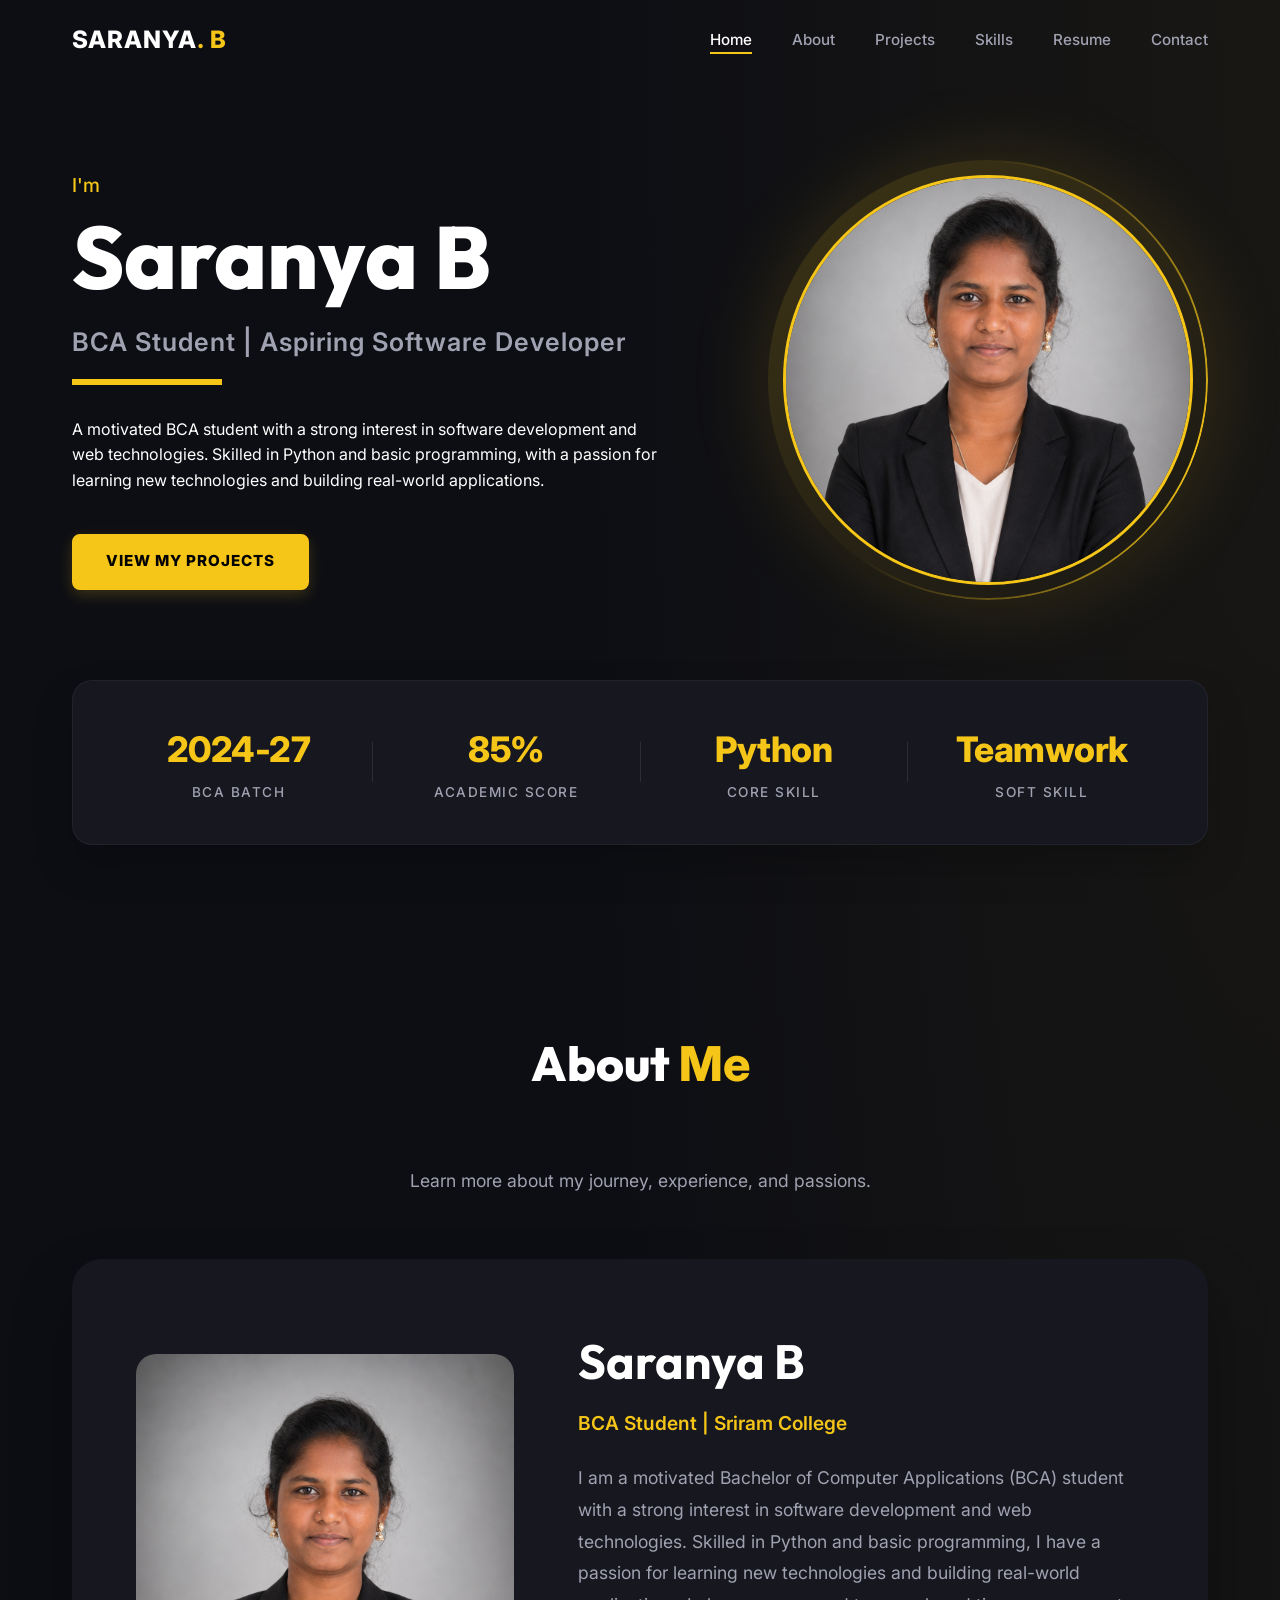
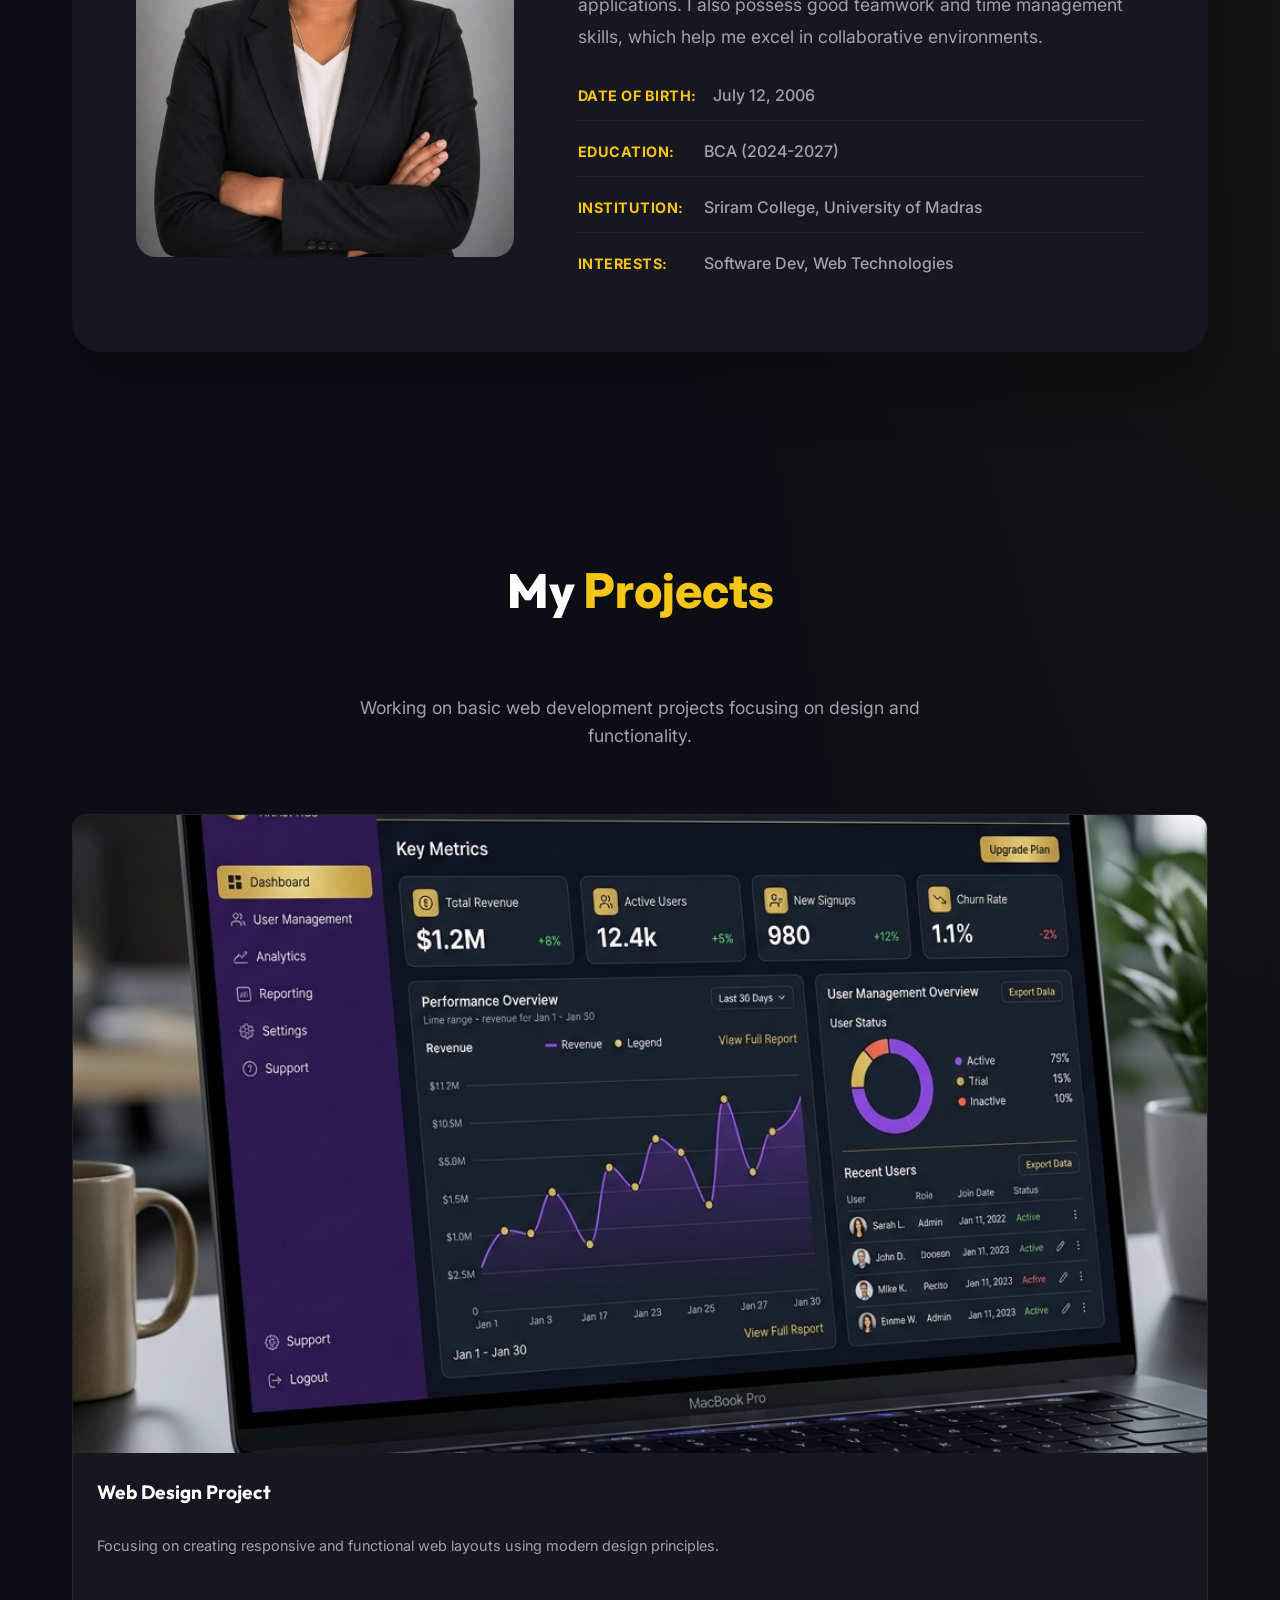
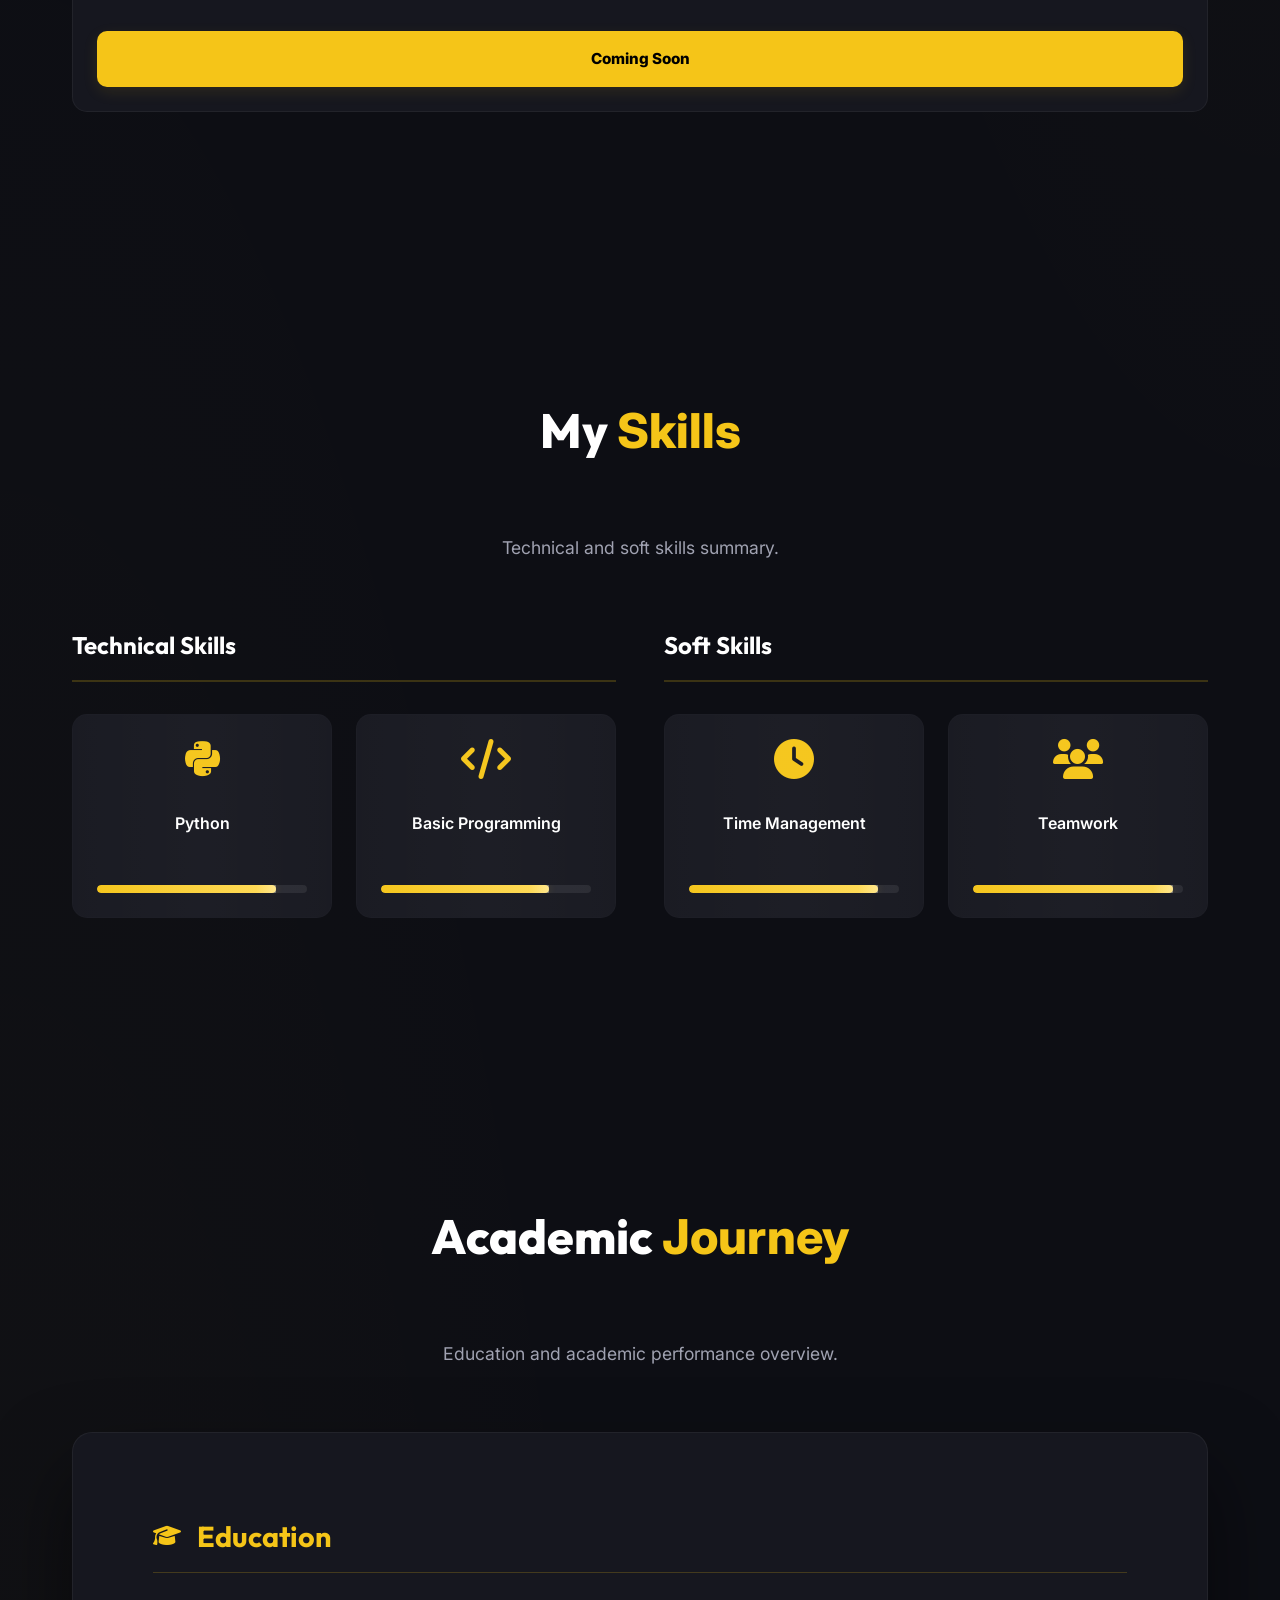
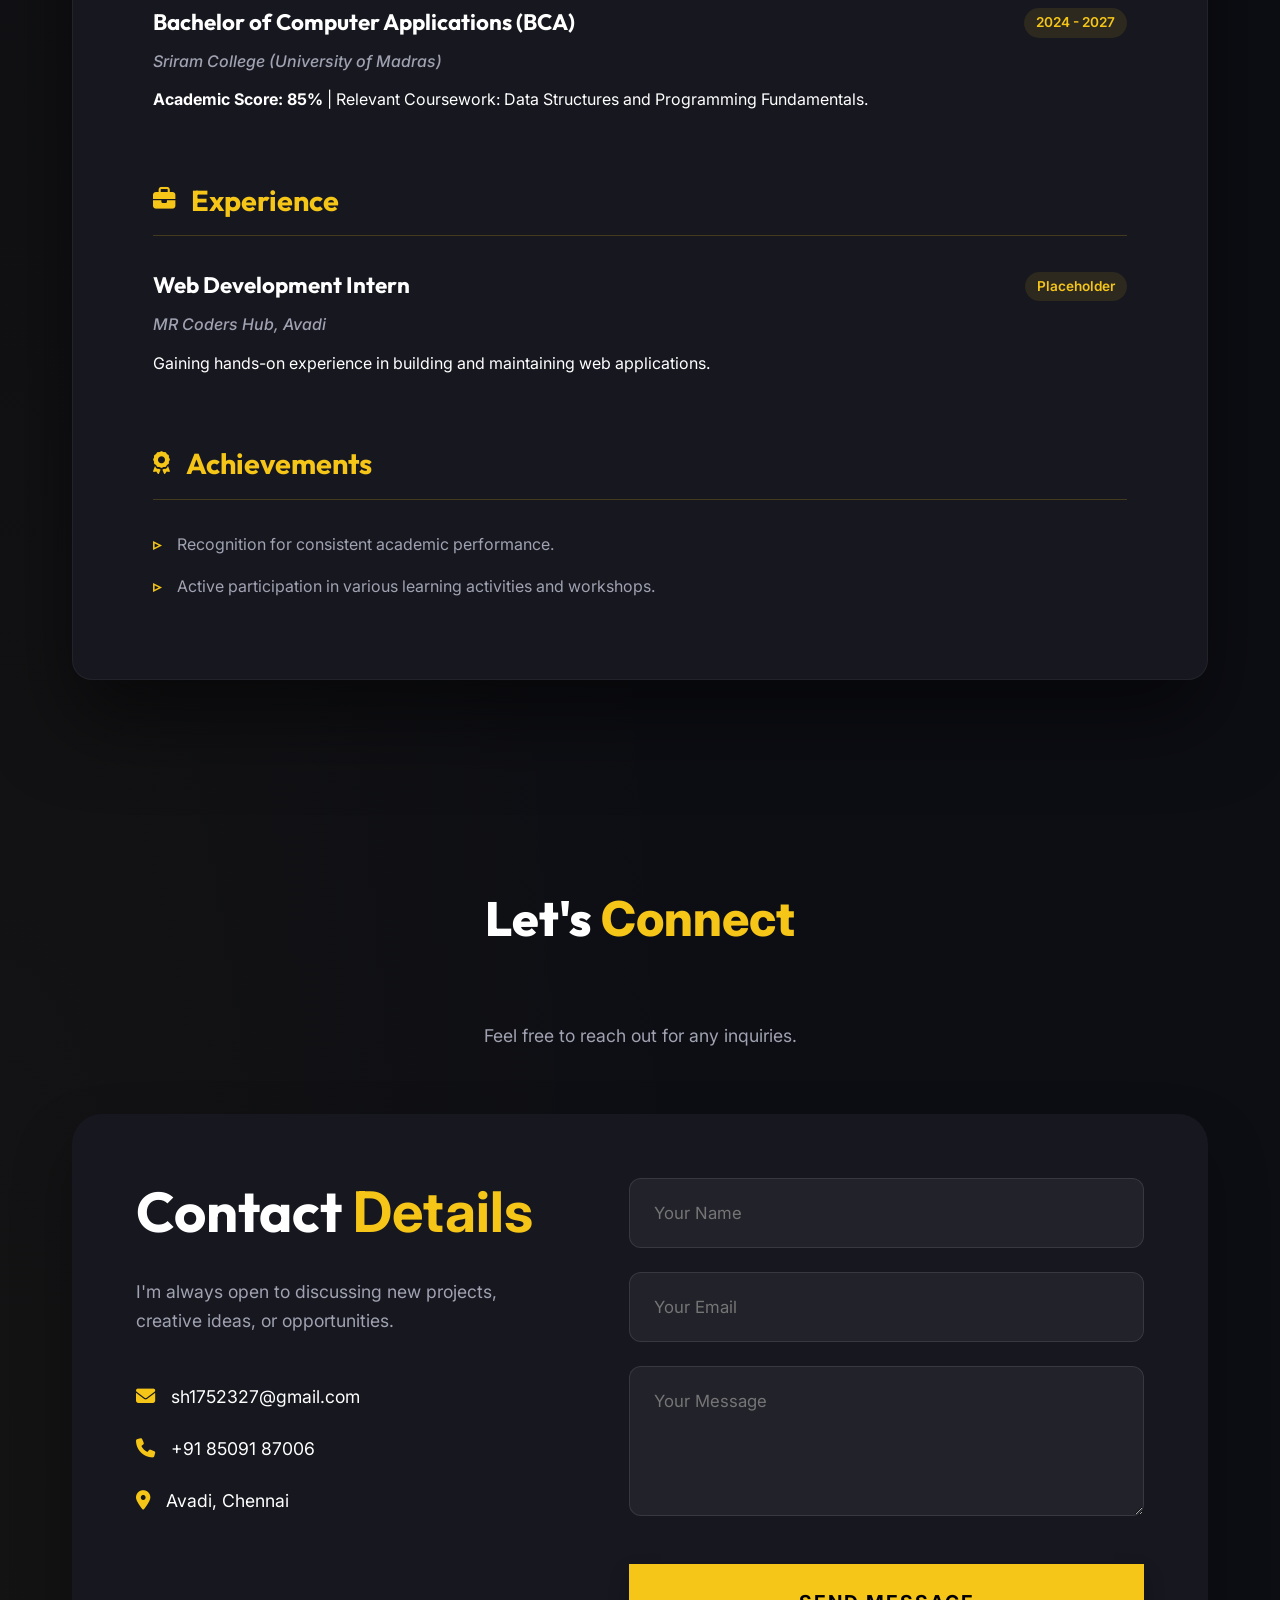
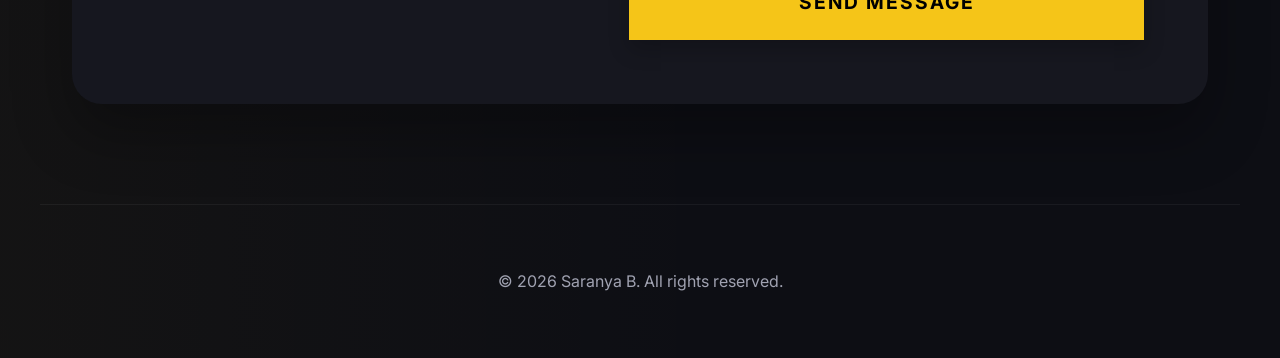
<file: index.html>
<!DOCTYPE html>
<html lang="en">

<head>
    <meta charset="UTF-8">
    <meta name="viewport" content="width=device-width, initial-scale=1.0">
    <title>Saranya B | BCA Student & Aspiring Software Developer</title>
    <link rel="stylesheet" href="style.css">
    <link rel="preconnect" href="https://fonts.googleapis.com">
    <link rel="preconnect" href="https://fonts.gstatic.com" crossorigin>
    <link
        href="https://fonts.googleapis.com/css2?family=Inter:wght@400;500;600&family=Outfit:wght@300;400;600;700;800&display=swap"
        rel="stylesheet">
    <link rel="stylesheet" href="https://cdnjs.cloudflare.com/ajax/libs/font-awesome/6.4.0/css/all.min.css">
    <link rel="icon" type="image/png" href="favicon.png">
</head>

<body>
    <!-- Navigation Bar -->
    <nav class="navbar" id="navbar">
        <div class="container nav-content">
            <div class="logo">
                <a href="#home">SARANYA<span>. B</span></a>
            </div>

            <ul class="nav-links" id="nav-links">
                <li><a href="#home" class="active">Home</a></li>
                <li><a href="#about">About</a></li>
                <li><a href="#projects">Projects</a></li>
                <li><a href="#skills">Skills</a></li>
                <li><a href="#resume">Resume</a></li>
                <li><a href="#contact">Contact</a></li>
            </ul>



            <button class="hamburger" id="hamburger">
                <span></span>
                <span></span>
                <span></span>
            </button>
        </div>
    </nav>

    <!-- Mobile Menu -->
    <div class="mobile-menu" id="mobile-menu">
        <ul class="mobile-nav-links">
            <li><a href="#home">Home</a></li>
            <li><a href="#about">About</a></li>
            <li><a href="#projects">Projects</a></li>
            <li><a href="#skills">Skills</a></li>
            <li><a href="#resume">Resume</a></li>
            <li><a href="#contact">Contact</a></li>
        </ul>
        <div class="mobile-socials">
            <a href="#"><i class="fab fa-linkedin-in"></i></a>
            <a href="#"><i class="fab fa-github"></i></a>
            <a href="#"><i class="fab fa-twitter"></i></a>
        </div>
    </div>

    <!-- Home Section -->
    <section id="home" class="hero">
        <div class="container hero-content">
            <div class="hero-text">
                <p class="intro">I'm</p>
                <h1 class="name">Saranya B</h1>
                <p class="role-title">BCA Student | Aspiring Software Developer</p>
                <div class="underline"></div>
                <p class="description">
                    A motivated BCA student with a strong interest in software development and web technologies. Skilled
                    in Python and basic programming, with a passion for learning new technologies and building
                    real-world applications.
                </p>
                <div class="hero-btns">
                    <a href="#projects" class="btn primary-btn">View My Projects</a>
                </div>
            </div>
            <div class="hero-image">
                <div class="image-wrapper">
                    <img src="profile_saranya.png" alt="Saranya B">
                </div>
            </div>
        </div>
    </section>

    <!-- Stats Section -->
    <div class="container">
        <div class="stats">
            <div class="stat-item">
                <div class="stat-number">2024-27</div>
                <div class="stat-label">BCA Batch</div>
            </div>
            <div class="stat-divider"></div>
            <div class="stat-item">
                <div class="stat-number">85%</div>
                <div class="stat-label">Academic Score</div>
            </div>
            <div class="stat-divider"></div>
            <div class="stat-item">
                <div class="stat-number">Python</div>
                <div class="stat-label">Core Skill</div>
            </div>
            <div class="stat-divider"></div>
            <div class="stat-item">
                <div class="stat-number">Teamwork</div>
                <div class="stat-label">Soft Skill</div>
            </div>
        </div>
    </div>

    <!-- About Section -->
    <section id="about" class="section-padding">
        <div class="container">
            <header class="section-header">
                <h2 class="section-title">About <span class="highlight">Me</span></h2>
                <p class="section-subtitle">Learn more about my journey, experience, and passions.</p>
            </header>

            <div class="about-card">
                <div class="about-image">
                    <img src="profile_saranya.png" alt="Saranya B">
                </div>
                <div class="about-text">
                    <h2>Saranya B</h2>
                    <p class="job-role">BCA Student | Sriram College</p>
                    <p class="bio">
                        I am a motivated Bachelor of Computer Applications (BCA) student with a strong interest in
                        software development and web technologies. Skilled in Python and basic programming, I have a
                        passion for learning new technologies and building real-world applications. I also possess good
                        teamwork and time management skills, which help me excel in collaborative environments.
                    </p>
                    <div class="personal-details">
                        <div class="detail">
                            <span class="label">Date of Birth:</span>
                            <span class="value">July 12, 2006</span>
                        </div>
                        <div class="detail">
                            <span class="label">Education:</span>
                            <span class="value">BCA (2024-2027)</span>
                        </div>
                        <div class="detail">
                            <span class="label">Institution:</span>
                            <span class="value">Sriram College, University of Madras</span>
                        </div>
                        <div class="detail">
                            <span class="label">Interests:</span>
                            <span class="value">Software Dev, Web Technologies</span>
                        </div>
                    </div>
                </div>
            </div>
        </div>
    </section>

    <!-- Projects Section -->
    <section id="projects" class="section-padding">
        <div class="container">
            <header class="section-header">
                <h2 class="section-title">My <span class="highlight">Projects</span></h2>
                <p class="section-subtitle">Working on basic web development projects focusing on design and
                    functionality.</p>
            </header>

            <div class="projects-grid" id="projects-container">
                <!-- Project 1 (Placeholder) -->
                <div class="project-card">
                    <div class="project-image">
                        <img src="project_saas.png" alt="Web Development Project">
                        <div class="project-overlay">
                            <div class="tech-stack">
                                <span>HTML</span>
                                <span>CSS</span>
                                <span>Basic JS</span>
                            </div>
                        </div>
                    </div>
                    <div class="project-info">
                        <h3>Web Design Project</h3>
                        <p>Focusing on creating responsive and functional web layouts using modern design principles.
                        </p>
                        <div class="project-actions">
                            <a href="#" class="btn secondary-btn">Coming Soon</a>
                        </div>
                    </div>
                </div>
            </div>
        </div>
    </section>

    <!-- Skills Section -->
    <section id="skills" class="section-padding">
        <div class="container">
            <header class="section-header">
                <h2 class="section-title">My <span class="highlight">Skills</span></h2>
                <p class="section-subtitle">Technical and soft skills summary.</p>
            </header>

            <div class="skills-grid-main">
                <!-- Technical Skills -->
                <div class="skills-category">
                    <h3>Technical Skills</h3>
                    <div class="skills-grid-inner">
                        <div class="skill-card">
                            <i class="fab fa-python"></i>
                            <span>Python</span>
                            <div class="progress-bar">
                                <div class="progress" data-width="85%"></div>
                            </div>
                        </div>
                        <div class="skill-card">
                            <i class="fas fa-code"></i>
                            <span>Basic Programming</span>
                            <div class="progress-bar">
                                <div class="progress" data-width="80%"></div>
                            </div>
                        </div>
                    </div>
                </div>

                <!-- Soft Skills -->
                <div class="skills-category">
                    <h3>Soft Skills</h3>
                    <div class="skills-grid-inner">
                        <div class="skill-card">
                            <i class="fas fa-clock"></i>
                            <span>Time Management</span>
                            <div class="progress-bar">
                                <div class="progress" data-width="90%"></div>
                            </div>
                        </div>
                        <div class="skill-card">
                            <i class="fas fa-users"></i>
                            <span>Teamwork</span>
                            <div class="progress-bar">
                                <div class="progress" data-width="95%"></div>
                            </div>
                        </div>
                    </div>
                </div>
            </div>
        </div>
    </section>

    <!-- Resume Section -->
    <section id="resume" class="section-padding">
        <div class="container">
            <header class="section-header">
                <h2 class="section-title">Academic <span class="highlight">Journey</span></h2>
                <p class="section-subtitle">Education and academic performance overview.</p>
            </header>

            <div class="resume-paper">
                <div class="resume-section">
                    <h2 class="resume-section-title"><i class="fas fa-graduation-cap"></i> Education</h2>
                    <div class="resume-item">
                        <div class="resume-item-header">
                            <h3>Bachelor of Computer Applications (BCA)</h3>
                            <span>2024 - 2027</span>
                        </div>
                        <p class="institution">Sriram College (University of Madras)</p>
                        <p><strong>Academic Score: 85%</strong> | Relevant Coursework: Data Structures and Programming
                            Fundamentals.</p>
                    </div>
                </div>

                <div class="resume-section">
                    <h2 class="resume-section-title"><i class="fas fa-briefcase"></i> Experience</h2>
                    <div class="resume-item">
                        <div class="resume-item-header">
                            <h3>Web Development Intern</h3>
                            <span>Placeholder</span>
                        </div>
                        <p class="institution">MR Coders Hub, Avadi</p>
                        <p>Gaining hands-on experience in building and maintaining web applications.</p>
                    </div>
                </div>

                <div class="resume-section">
                    <h2 class="resume-section-title"><i class="fas fa-award"></i> Achievements</h2>
                    <ul class="resume-list">
                        <li>Recognition for consistent academic performance.</li>
                        <li>Active participation in various learning activities and workshops.</li>
                    </ul>
                </div>
            </div>
        </div>
    </section>

    <!-- Contact Section -->
    <section id="contact" class="section-padding">
        <div class="container">
            <header class="section-header">
                <h2 class="section-title">Let's <span class="highlight">Connect</span></h2>
                <p class="section-subtitle">Feel free to reach out for any inquiries.</p>
            </header>

            <div class="contact-card">
                <div class="contact-info">
                    <h2>Contact <span class="highlight">Details</span></h2>
                    <p>I'm always open to discussing new projects, creative ideas, or opportunities.</p>
                    <div class="contact-details">
                        <div class="detail-item">
                            <i class="fas fa-envelope"></i>
                            <span>sh1752327@gmail.com</span>
                        </div>
                        <div class="detail-item">
                            <i class="fas fa-phone"></i>
                            <span>+91 85091 87006</span>
                        </div>
                        <div class="detail-item">
                            <i class="fas fa-map-marker-alt"></i>
                            <span>Avadi, Chennai</span>
                        </div>
                    </div>
                </div>
                <form class="contact-form">
                    <div class="form-group">
                        <input type="text" placeholder="Your Name" required>
                    </div>
                    <div class="form-group">
                        <input type="email" placeholder="Your Email" required>
                    </div>
                    <div class="form-group">
                        <textarea placeholder="Your Message" rows="5" required></textarea>
                    </div>
                    <button type="submit" class="btn primary-btn">Send Message</button>
                </form>
            </div>
        </div>
    </section>

    <footer class="footer container">
        <p>&copy; 2026 Saranya B. All rights reserved.</p>
    </footer>

    <script src="script.js"></script>
</body>

</html>
</file>
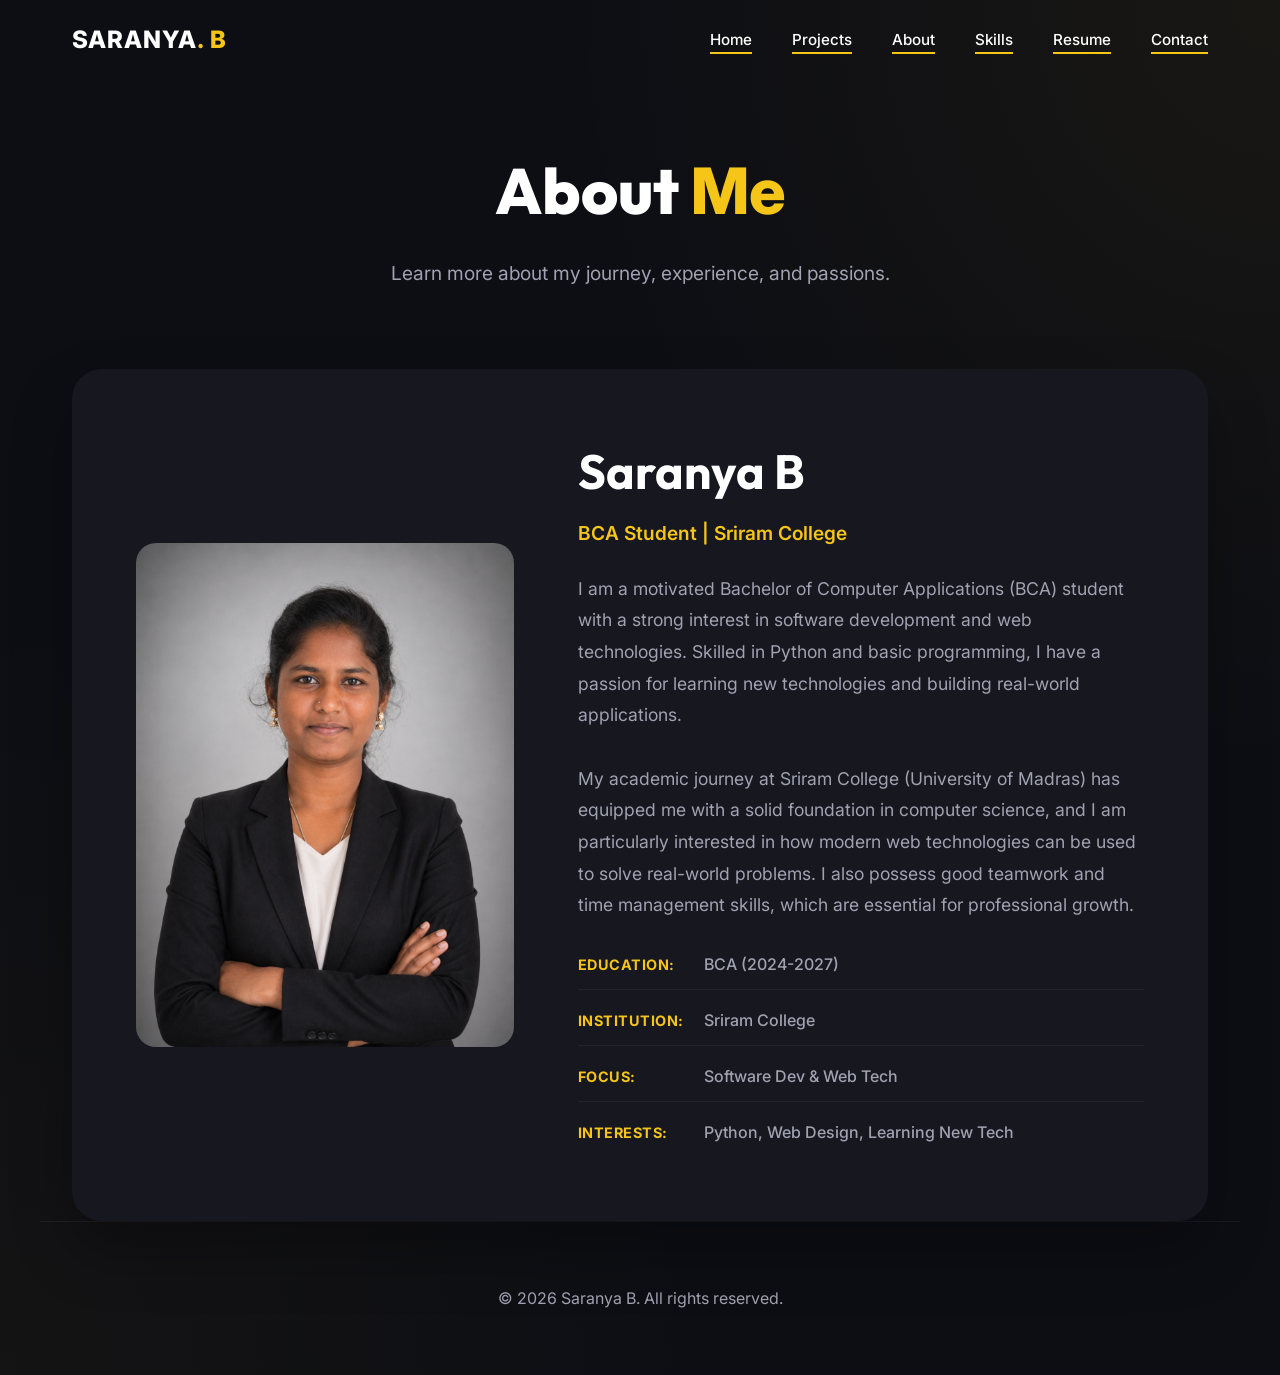
<file: about.html>
<!DOCTYPE html>
<html lang="en">
<head>
    <meta charset="UTF-8">
    <meta name="viewport" content="width=device-width, initial-scale=1.0">
    <title>About | Saranya B</title>
    <link rel="stylesheet" href="style.css">
    <link rel="preconnect" href="https://fonts.googleapis.com">
    <link rel="preconnect" href="https://fonts.gstatic.com" crossorigin>
    <link href="https://fonts.googleapis.com/css2?family=Inter:wght@400;500;600&family=Outfit:wght@300;400;600;700;800&display=swap" rel="stylesheet">
    <link rel="stylesheet" href="https://cdnjs.cloudflare.com/ajax/libs/font-awesome/6.4.0/css/all.min.css">
    <link rel="icon" type="image/png" href="favicon.png">
</head>
<body>
    <nav class="navbar" id="navbar">
        <div class="container nav-content">
            <div class="logo">
                <a href="index.html">SARANYA<span>. B</span></a>
            </div>
            <ul class="nav-links" id="nav-links">
                <li><a href="index.html">Home</a></li>
                <li><a href="projects.html">Projects</a></li>
                <li><a href="about.html" class="active">About</a></li>
                <li><a href="skills.html">Skills</a></li><li><a href="resume.html">Resume</a></li>
                <li><a href="contact.html">Contact</a></li>
            </ul>

            <button class="hamburger" id="hamburger">
                <span></span>
                <span></span>
                <span></span>
            </button>
        </div>
    </nav>

    <div class="mobile-menu" id="mobile-menu">
        <ul class="mobile-nav-links">
            <li><a href="index.html">Home</a></li>
            <li><a href="projects.html">Projects</a></li>
            <li><a href="about.html">About</a></li>
            <li><a href="skills.html">Skills</a></li><li><a href="resume.html">Resume</a></li>
            <li><a href="contact.html">Contact</a></li>
        </ul>
    </div>

    <main class="subpage-main">
        <header class="page-header container">
            <h1 class="page-title">About <span class="highlight">Me</span></h1>
            <p class="page-subtitle">Learn more about my journey, experience, and passions.</p>
        </header>

        <section class="about-info container">
            <div class="about-card">
                <div class="about-image">
                    <img src="profile_saranya.png" alt="Saranya B">
                </div>
                <div class="about-text">
                    <h2>Saranya B</h2>
                    <p class="job-role">BCA Student | Sriram College</p>
                    <p class="bio">
                        I am a motivated Bachelor of Computer Applications (BCA) student with a strong interest in software development and web technologies. Skilled in Python and basic programming, I have a passion for learning new technologies and building real-world applications. 
                        <br><br>
                        My academic journey at Sriram College (University of Madras) has equipped me with a solid foundation in computer science, and I am particularly interested in how modern web technologies can be used to solve real-world problems. I also possess good teamwork and time management skills, which are essential for professional growth.
                    </p>
                    <div class="personal-details">
                        <div class="detail">
                            <span class="label">Education:</span>
                            <span class="value">BCA (2024-2027)</span>
                        </div>
                        <div class="detail">
                            <span class="label">Institution:</span>
                            <span class="value">Sriram College</span>
                        </div>
                        <div class="detail">
                            <span class="label">Focus:</span>
                            <span class="value">Software Dev & Web Tech</span>
                        </div>
                        <div class="detail">
                            <span class="label">Interests:</span>
                            <span class="value">Python, Web Design, Learning New Tech</span>
                        </div>
                    </div>
                </div>
            </div>
        </section>
    </main>

    <footer class="footer container">
        <p>&copy; 2026 Saranya B. All rights reserved.</p>
    </footer>

    <script src="script.js"></script>
</body>
</html>
</file>
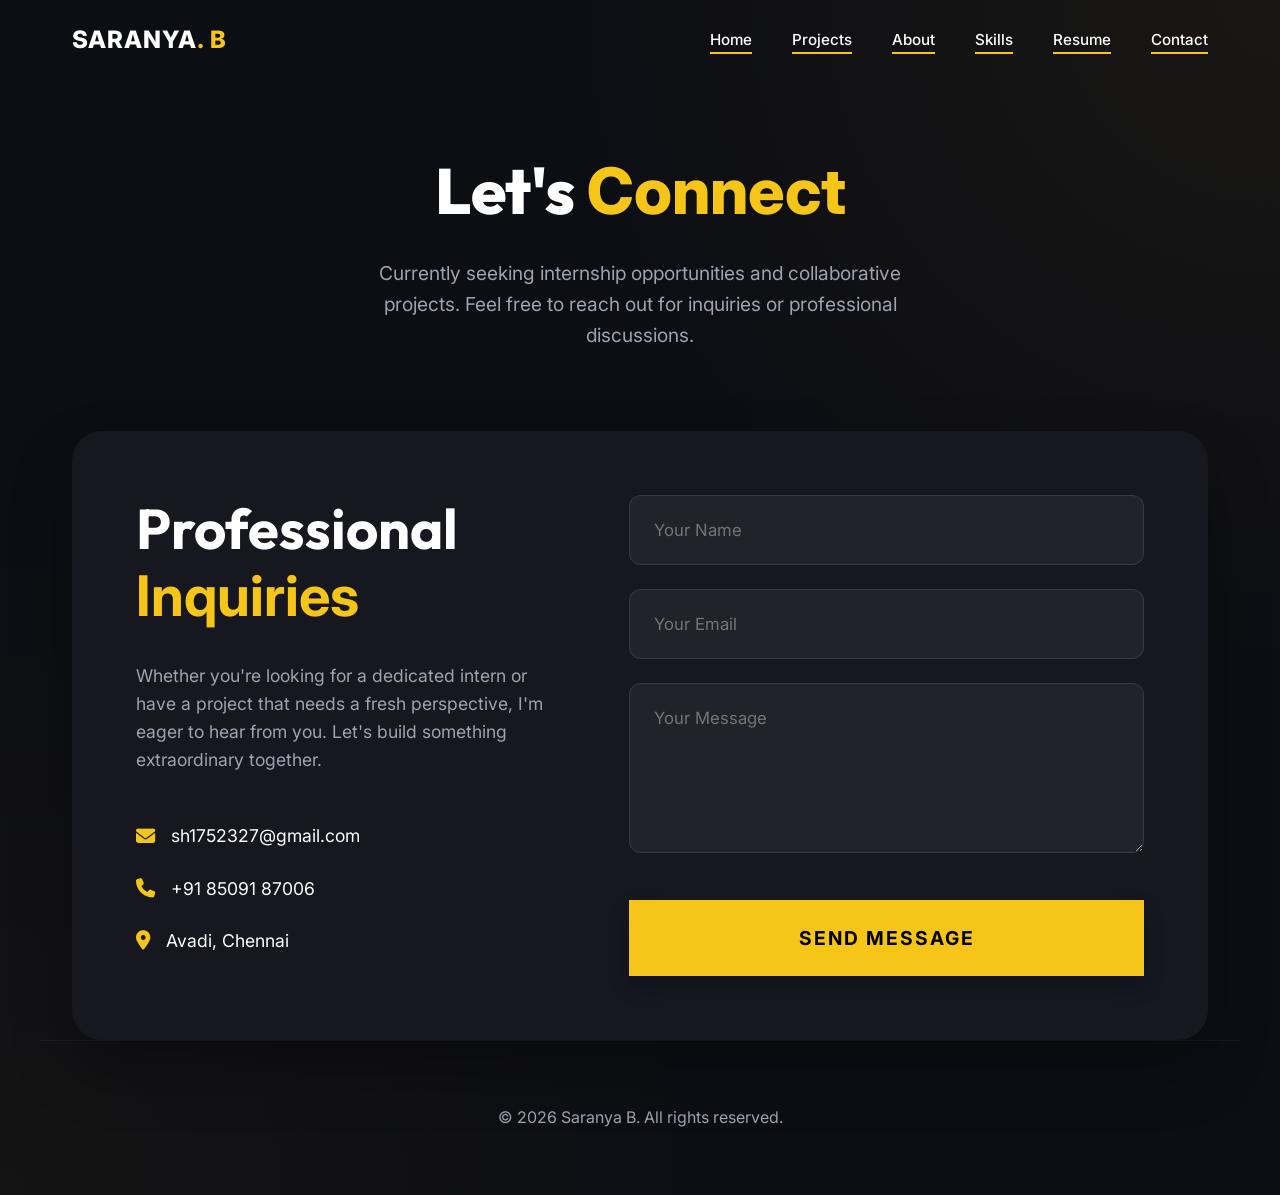
<file: contact.html>
<!DOCTYPE html>
<html lang="en">
<head>
    <meta charset="UTF-8">
    <meta name="viewport" content="width=device-width, initial-scale=1.0">
    <title>Contact | Saranya B</title>
    <link rel="stylesheet" href="style.css">
    <link rel="preconnect" href="https://fonts.googleapis.com">
    <link rel="preconnect" href="https://fonts.gstatic.com" crossorigin>
    <link href="https://fonts.googleapis.com/css2?family=Inter:wght@400;500;600&family=Outfit:wght@300;400;600;700;800&display=swap" rel="stylesheet">
    <link rel="stylesheet" href="https://cdnjs.cloudflare.com/ajax/libs/font-awesome/6.4.0/css/all.min.css">
    <link rel="icon" type="image/png" href="favicon.png">
</head>
<body>
    <nav class="navbar" id="navbar">
        <div class="container nav-content">
            <div class="logo">
                <a href="index.html">SARANYA<span>. B</span></a>
            </div>
            <ul class="nav-links" id="nav-links">
                <li><a href="index.html">Home</a></li>
                <li><a href="projects.html">Projects</a></li>
                <li><a href="about.html">About</a></li>
                <li><a href="skills.html">Skills</a></li><li><a href="resume.html">Resume</a></li>
                <li><a href="contact.html" class="active">Contact</a></li>
            </ul>

            <button class="hamburger" id="hamburger">
                <span></span>
                <span></span>
                <span></span>
            </button>
        </div>
    </nav>

    <div class="mobile-menu" id="mobile-menu">
        <ul class="mobile-nav-links">
            <li><a href="index.html">Home</a></li>
            <li><a href="projects.html">Projects</a></li>
            <li><a href="about.html">About</a></li>
            <li><a href="skills.html">Skills</a></li><li><a href="resume.html">Resume</a></li>
            <li><a href="contact.html">Contact</a></li>
        </ul>
    </div>

    <main class="subpage-main">
        <header class="page-header container">
            <h1 class="page-title">Let's <span class="highlight">Connect</span></h1>
            <p class="page-subtitle">Currently seeking internship opportunities and collaborative projects. Feel free to reach out for inquiries or professional discussions.</p>
        </header>

        <section class="contact-page container">
            <div class="contact-card">
                <div class="contact-info">
                    <h2>Professional <span class="highlight">Inquiries</span></h2>
                    <p>Whether you're looking for a dedicated intern or have a project that needs a fresh perspective, I'm eager to hear from you. Let's build something extraordinary together.</p>
                    <div class="contact-details">
                        <div class="detail-item">
                            <i class="fas fa-envelope"></i>
                            <span>sh1752327@gmail.com</span>
                        </div>
                        <div class="detail-item">
                            <i class="fas fa-phone"></i>
                            <span>+91 85091 87006</span>
                        </div>
                        <div class="detail-item">
                            <i class="fas fa-map-marker-alt"></i>
                            <span>Avadi, Chennai</span>
                        </div>
                    </div>
                </div>
                <form class="contact-form">
                    <div class="form-group">
                        <input type="text" placeholder="Your Name" required>
                    </div>
                    <div class="form-group">
                        <input type="email" placeholder="Your Email" required>
                    </div>
                    <div class="form-group">
                        <textarea placeholder="Your Message" rows="6" required></textarea>
                    </div>
                    <button type="submit" class="btn primary-btn">Send Message</button>
                </form>
            </div>
        </section>
    </main>

    <footer class="footer container">
        <p>&copy; 2026 Saranya B. All rights reserved.</p>
    </footer>

    <script src="script.js"></script>
</body>
</html>
</file>
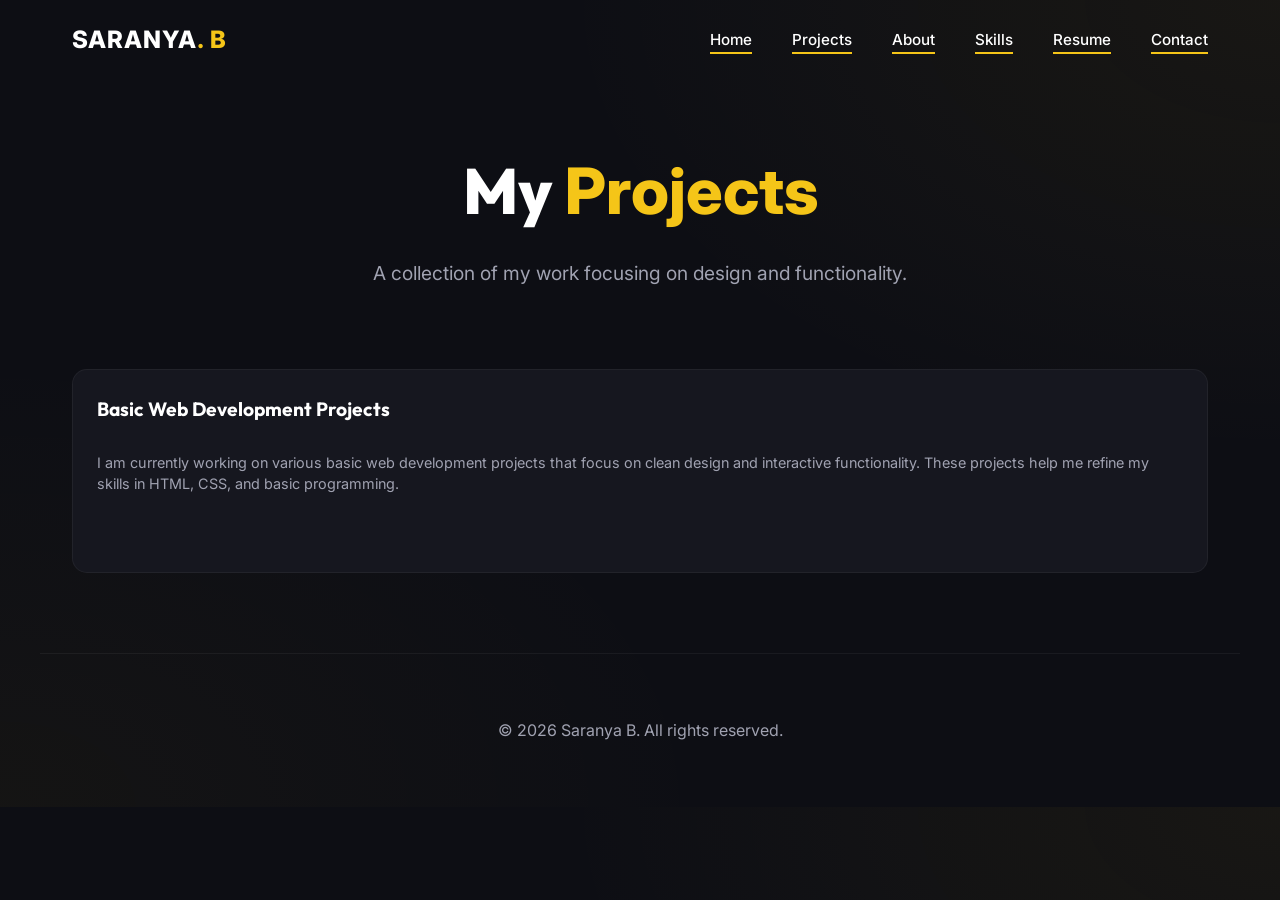
<file: projects.html>
<!DOCTYPE html>
<html lang="en">
<head>
    <meta charset="UTF-8">
    <meta name="viewport" content="width=device-width, initial-scale=1.0">
    <title>My Projects | Saranya B</title>
    <link rel="stylesheet" href="style.css">
    <link rel="preconnect" href="https://fonts.googleapis.com">
    <link rel="preconnect" href="https://fonts.gstatic.com" crossorigin>
    <link href="https://fonts.googleapis.com/css2?family=Inter:wght@400;500;600&family=Outfit:wght@300;400;600;700;800&display=swap" rel="stylesheet">
    <link rel="stylesheet" href="https://cdnjs.cloudflare.com/ajax/libs/font-awesome/6.4.0/css/all.min.css">
    <link rel="icon" type="image/png" href="favicon.png">
</head>
<body>
    <!-- Navigation Bar -->
    <nav class="navbar" id="navbar">
        <div class="container nav-content">
            <div class="logo">
                <a href="index.html">SARANYA<span>. B</span></a>
            </div>

            <ul class="nav-links" id="nav-links">
                <li><a href="index.html">Home</a></li>
                <li><a href="projects.html" class="active">Projects</a></li>
                <li><a href="about.html">About</a></li>
                <li><a href="skills.html">Skills</a></li>
                <li><a href="resume.html">Resume</a></li>
                <li><a href="contact.html">Contact</a></li>
            </ul>



            <button class="hamburger" id="hamburger">
                <span></span>
                <span></span>
                <span></span>
            </button>
        </div>
    </nav>

    <!-- Mobile Menu Overly -->
    <div class="mobile-menu" id="mobile-menu">
        <ul class="mobile-nav-links">
            <li><a href="index.html">Home</a></li>
            <li><a href="projects.html">Projects</a></li>
            <li><a href="about.html">About</a></li>
            <li><a href="skills.html">Skills</a></li><li><a href="resume.html">Resume</a></li>
            <li><a href="contact.html">Contact</a></li>
        </ul>
    </div>

    <main class="subpage-main">
        <header class="page-header container">
            <h1 class="page-title">My <span class="highlight">Projects</span></h1>
            <p class="page-subtitle">A collection of my work focusing on design and functionality.</p>
        </header>

        <!-- Projects Grid -->
        <section class="projects-grid container" id="projects-container">
            <div class="project-card">
                <div class="project-info">
                    <h3>Basic Web Development Projects</h3>
                    <p>I am currently working on various basic web development projects that focus on clean design and interactive functionality. These projects help me refine my skills in HTML, CSS, and basic programming.</p>
                </div>
            </div>


        </section>
    </main>

    <footer class="footer container">
        <p>&copy; 2026 Saranya B. All rights reserved.</p>
    </footer>

    <script src="script.js"></script>
</body>
</html>
</file>
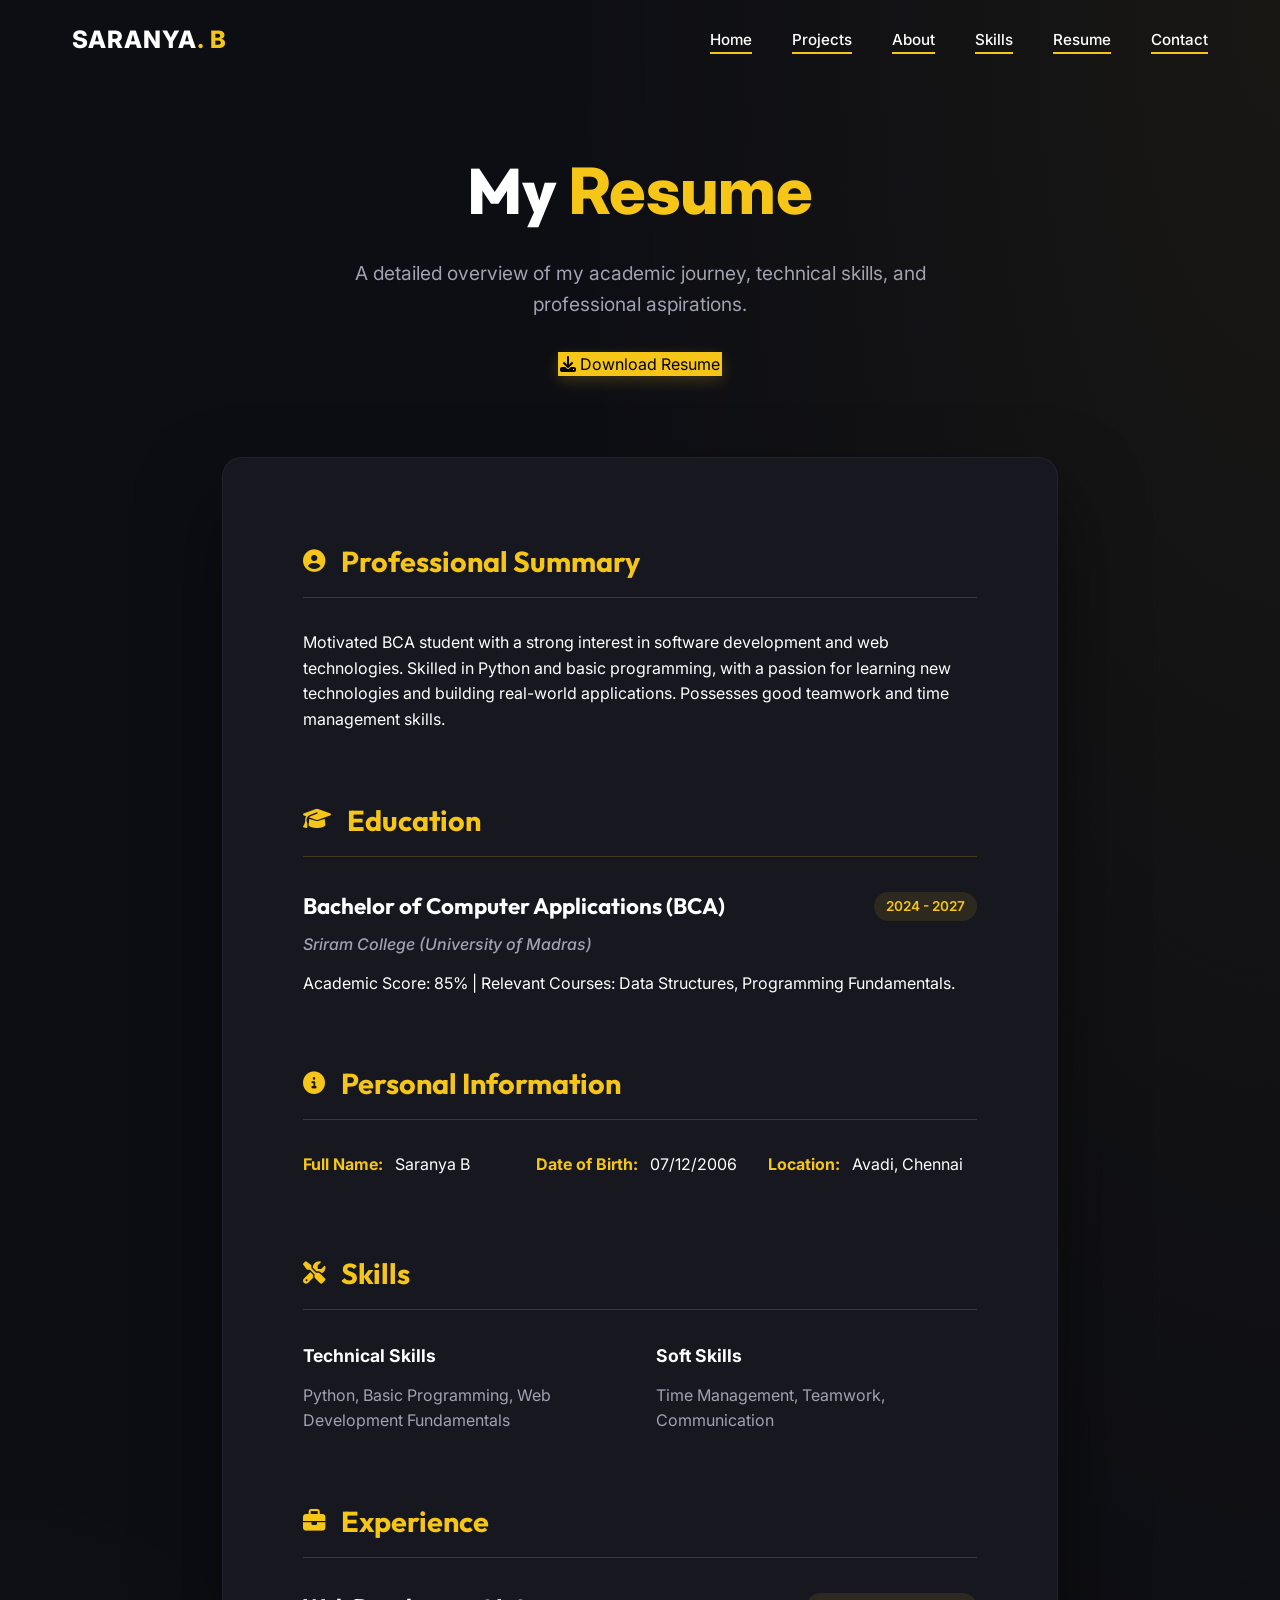
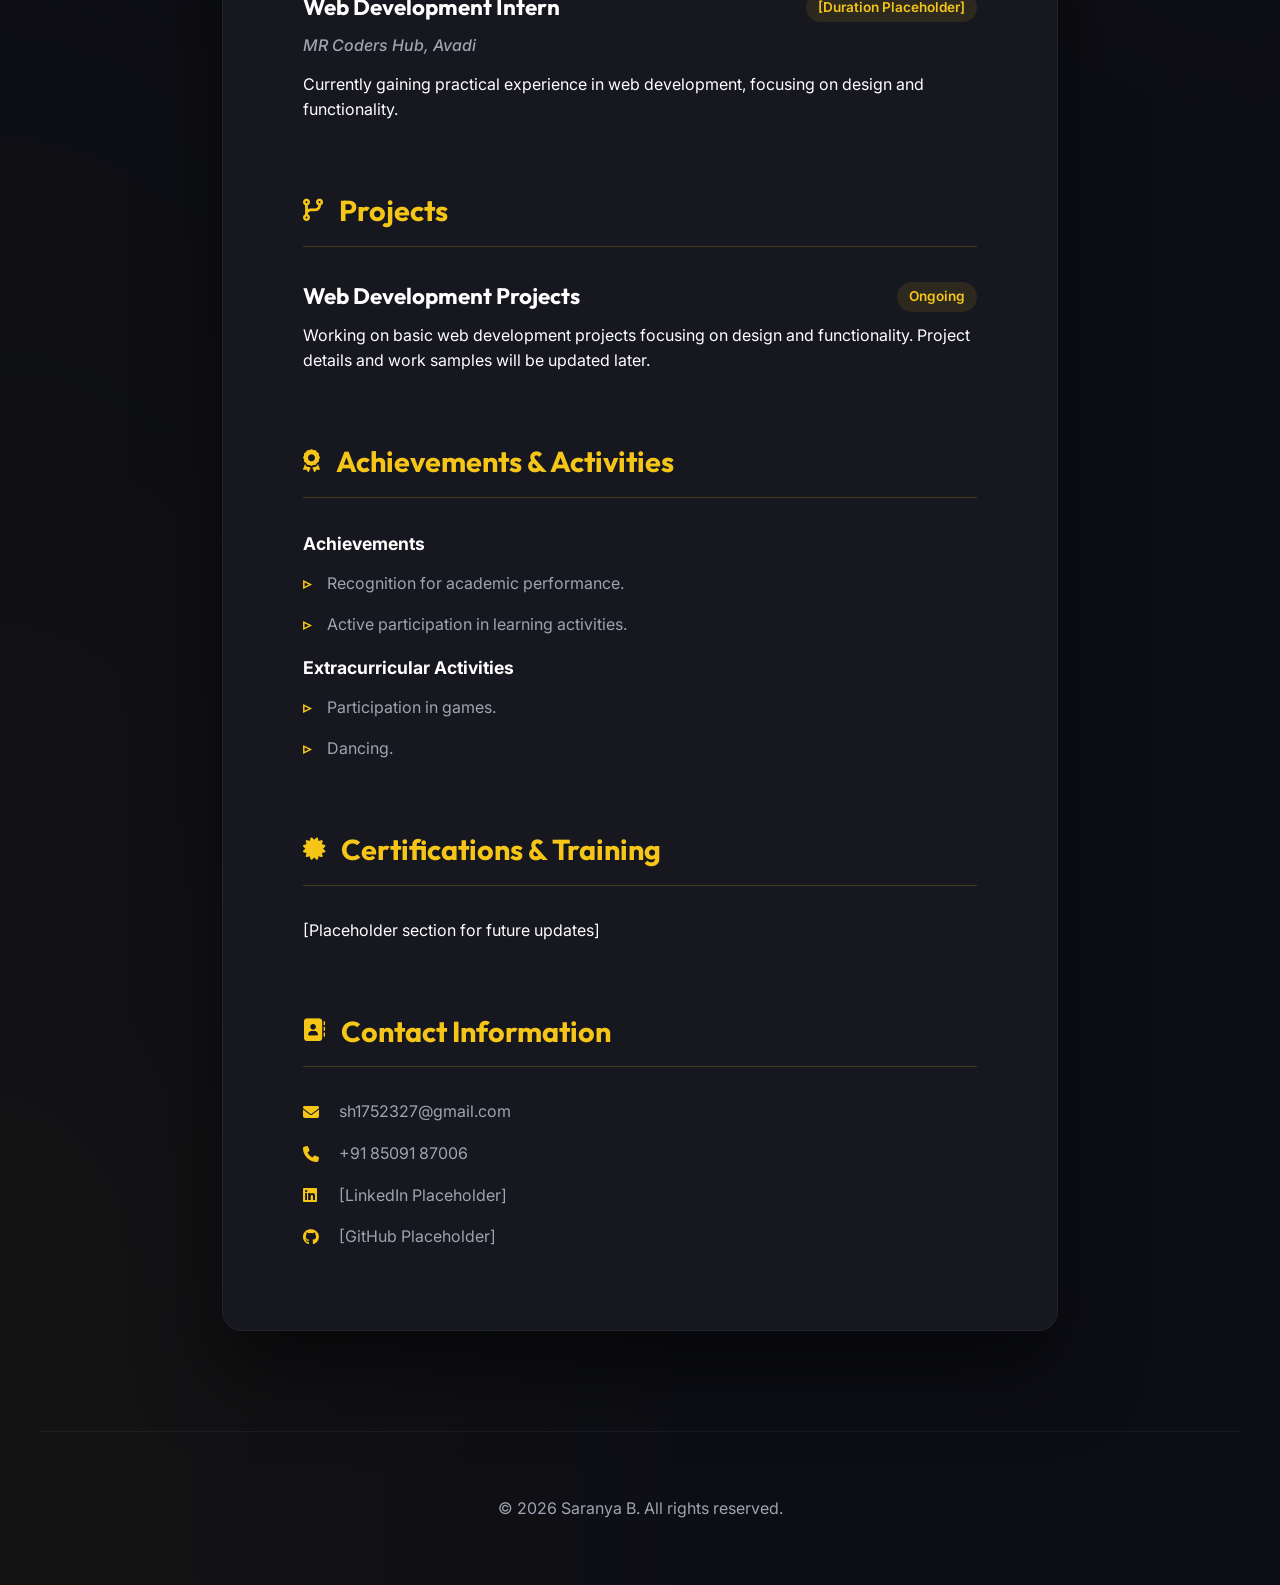
<file: resume.html>
<!DOCTYPE html>
<html lang="en">
<head>
    <meta charset="UTF-8">
    <meta name="viewport" content="width=device-width, initial-scale=1.0">
    <title>Resume | Saranya B</title>
    <link rel="stylesheet" href="style.css">
    <link rel="preconnect" href="https://fonts.googleapis.com">
    <link rel="preconnect" href="https://fonts.gstatic.com" crossorigin>
    <link href="https://fonts.googleapis.com/css2?family=Inter:wght@400;500;600&family=Outfit:wght@300;400;600;700;800&display=swap" rel="stylesheet">
    <link rel="stylesheet" href="https://cdnjs.cloudflare.com/ajax/libs/font-awesome/6.4.0/css/all.min.css">
    <link rel="icon" type="image/png" href="favicon.png">
</head>
<body>
    <nav class="navbar" id="navbar">
        <div class="container nav-content">
            <div class="logo">
                <a href="index.html">SARANYA<span>. B</span></a>
            </div>
            <ul class="nav-links" id="nav-links">
                <li><a href="index.html">Home</a></li>
                <li><a href="projects.html">Projects</a></li>
                <li><a href="about.html">About</a></li>
                <li><a href="skills.html">Skills</a></li>
                <li><a href="resume.html" class="active">Resume</a></li>
                <li><a href="contact.html">Contact</a></li>
            </ul>

            <button class="hamburger" id="hamburger">
                <span></span>
                <span></span>
                <span></span>
            </button>
        </div>
    </nav>

    <div class="mobile-menu" id="mobile-menu">
        <ul class="mobile-nav-links">
            <li><a href="index.html">Home</a></li>
            <li><a href="projects.html">Projects</a></li>
            <li><a href="about.html">About</a></li>
            <li><a href="skills.html">Skills</a></li>
            <li><a href="resume.html">Resume</a></li>
            <li><a href="contact.html">Contact</a></li>
        </ul>
    </div>

    <main class="subpage-main">
        <header class="page-header container">
            <h1 class="page-title">My <span class="highlight">Resume</span></h1>
            <p class="page-subtitle">A detailed overview of my academic journey, technical skills, and professional aspirations.</p>
            <div class="header-btns" style="margin-top: 2rem;">
                <a href="#" class="btn primary-btn"><i class="fas fa-download"></i> Download Resume</a>
            </div>
        </header>

        <section class="resume-container container">
            <div class="resume-paper">
                <!-- Profile Summary -->
                <div class="resume-section">
                    <h2 class="resume-section-title"><i class="fas fa-user-circle"></i> Professional Summary</h2>
                    <p>Motivated BCA student with a strong interest in software development and web technologies. Skilled in Python and basic programming, with a passion for learning new technologies and building real-world applications. Possesses good teamwork and time management skills.</p>
                </div>

                <!-- Education -->
                <div class="resume-section">
                    <h2 class="resume-section-title"><i class="fas fa-graduation-cap"></i> Education</h2>
                    <div class="resume-item">
                        <div class="resume-item-header">
                            <h3>Bachelor of Computer Applications (BCA)</h3>
                            <span>2024 - 2027</span>
                        </div>
                        <p class="institution">Sriram College (University of Madras)</p>
                        <p>Academic Score: 85% | Relevant Courses: Data Structures, Programming Fundamentals.</p>
                    </div>
                </div>

                <!-- Personal Information -->
                <div class="resume-section">
                    <h2 class="resume-section-title"><i class="fas fa-info-circle"></i> Personal Information</h2>
                    <div class="resume-list-grid">
                        <p><strong>Full Name:</strong> Saranya B</p>
                        <p><strong>Date of Birth:</strong> 07/12/2006</p>
                        <p><strong>Location:</strong> Avadi, Chennai</p>
                    </div>
                </div>

                <!-- Technical & Soft Skills -->
                <div class="resume-section">
                    <h2 class="resume-section-title"><i class="fas fa-tools"></i> Skills</h2>
                    <div class="resume-skills-grid">
                        <div class="skill-group">
                            <h4>Technical Skills</h4>
                            <p>Python, Basic Programming, Web Development Fundamentals</p>
                        </div>
                        <div class="skill-group">
                            <h4>Soft Skills</h4>
                            <p>Time Management, Teamwork, Communication</p>
                        </div>
                    </div>
                </div>

                <!-- Experience -->
                <div class="resume-section">
                    <h2 class="resume-section-title"><i class="fas fa-briefcase"></i> Experience</h2>
                    <div class="resume-item">
                        <div class="resume-item-header">
                            <h3>Web Development Intern</h3>
                            <span>[Duration Placeholder]</span>
                        </div>
                        <p class="institution">MR Coders Hub, Avadi</p>
                        <p>Currently gaining practical experience in web development, focusing on design and functionality.</p>
                    </div>
                </div>

                <!-- Projects -->
                <div class="resume-section">
                    <h2 class="resume-section-title"><i class="fas fa-code-branch"></i> Projects</h2>
                    <div class="resume-item">
                        <div class="resume-item-header">
                            <h3>Web Development Projects</h3>
                            <span>Ongoing</span>
                        </div>
                        <p>Working on basic web development projects focusing on design and functionality. Project details and work samples will be updated later.</p>
                    </div>
                </div>

                <!-- Achievements & Activities -->
                <div class="resume-section">
                    <h2 class="resume-section-title"><i class="fas fa-award"></i> Achievements & Activities</h2>
                    <div class="skill-group">
                        <h4>Achievements</h4>
                        <ul class="resume-list">
                            <li>Recognition for academic performance.</li>
                            <li>Active participation in learning activities.</li>
                        </ul>
                    </div>
                    <div class="skill-group" style="margin-top: 1rem;">
                        <h4>Extracurricular Activities</h4>
                        <ul class="resume-list">
                            <li>Participation in games.</li>
                            <li>Dancing.</li>
                        </ul>
                    </div>
                </div>

                <!-- Certifications -->
                <div class="resume-section">
                    <h2 class="resume-section-title"><i class="fas fa-certificate"></i> Certifications & Training</h2>
                    <p>[Placeholder section for future updates]</p>
                </div>

                <!-- Contact Info -->
                <div class="resume-section contact-summary">
                    <h2 class="resume-section-title"><i class="fas fa-address-book"></i> Contact Information</h2>
                    <div class="contact-links">
                        <span><i class="fas fa-envelope"></i> sh1752327@gmail.com</span>
                        <span><i class="fas fa-phone"></i> +91 85091 87006</span>
                        <span><i class="fab fa-linkedin"></i> [LinkedIn Placeholder]</span>
                        <span><i class="fab fa-github"></i> [GitHub Placeholder]</span>
                    </div>
                </div>
            </div>
        </section>
    </main>

    <footer class="footer container">
        <p>&copy; 2026 Saranya B. All rights reserved.</p>
    </footer>

    <script src="script.js"></script>
</body>
</html>
</file>
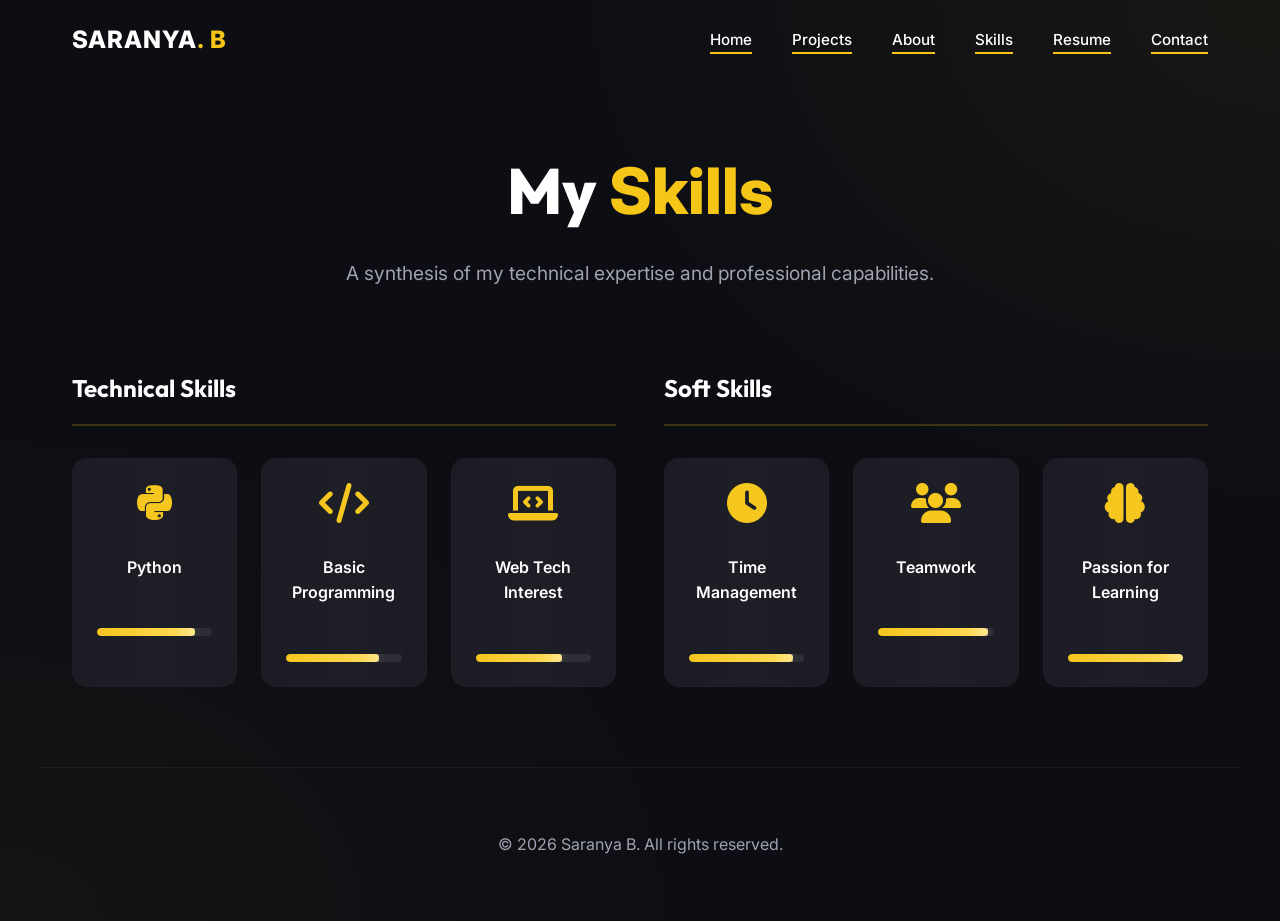
<file: skills.html>
<!DOCTYPE html>
<html lang="en">
<head>
    <meta charset="UTF-8">
    <meta name="viewport" content="width=device-width, initial-scale=1.0">
    <title>My Skills | Saranya B</title>
    <link rel="stylesheet" href="style.css">
    <link rel="preconnect" href="https://fonts.googleapis.com">
    <link rel="preconnect" href="https://fonts.gstatic.com" crossorigin>
    <link href="https://fonts.googleapis.com/css2?family=Inter:wght@400;500;600&family=Outfit:wght@300;400;600;700;800&display=swap" rel="stylesheet">
    <link rel="stylesheet" href="https://cdnjs.cloudflare.com/ajax/libs/font-awesome/6.4.0/css/all.min.css">
    <link rel="icon" type="image/png" href="favicon.png">
</head>
<body>
    <nav class="navbar" id="navbar">
        <div class="container nav-content">
            <div class="logo">
                <a href="index.html">SARANYA<span>. B</span></a>
            </div>
            <ul class="nav-links" id="nav-links">
                <li><a href="index.html">Home</a></li>
                <li><a href="projects.html">Projects</a></li>
                <li><a href="about.html">About</a></li>
                <li><a href="skills.html" class="active">Skills</a></li>
                <li><a href="resume.html">Resume</a></li>
                <li><a href="contact.html">Contact</a></li>
            </ul>

            <button class="hamburger" id="hamburger">
                <span></span>
                <span></span>
                <span></span>
            </button>
        </div>
    </nav>

    <div class="mobile-menu" id="mobile-menu">
        <ul class="mobile-nav-links">
            <li><a href="index.html">Home</a></li>
            <li><a href="projects.html">Projects</a></li>
            <li><a href="about.html">About</a></li>
            <li><a href="skills.html">Skills</a></li>
            <li><a href="resume.html">Resume</a></li>
            <li><a href="contact.html">Contact</a></li>
        </ul>
    </div>

    <main class="subpage-main">
        <header class="page-header container">
            <h1 class="page-title">My <span class="highlight">Skills</span></h1>
            <p class="page-subtitle">A synthesis of my technical expertise and professional capabilities.</p>
        </header>

        <section class="skills-grid-main container">
            <!-- Technical Skills -->
            <div class="skills-category">
                <h3>Technical Skills</h3>
                <div class="skills-grid-inner">
                    <div class="skill-card">
                        <i class="fab fa-python"></i>
                        <span>Python</span>
                        <div class="progress-bar"><div class="progress" data-width="85%"></div></div>
                    </div>
                    <div class="skill-card">
                        <i class="fas fa-code"></i>
                        <span>Basic Programming</span>
                        <div class="progress-bar"><div class="progress" data-width="80%"></div></div>
                    </div>
                    <div class="skill-card">
                        <i class="fas fa-laptop-code"></i>
                        <span>Web Tech Interest</span>
                        <div class="progress-bar"><div class="progress" data-width="75%"></div></div>
                    </div>
                </div>
            </div>

            <!-- Soft Skills -->
            <div class="skills-category">
                <h3>Soft Skills</h3>
                <div class="skills-grid-inner">
                    <div class="skill-card">
                        <i class="fas fa-clock"></i>
                        <span>Time Management</span>
                        <div class="progress-bar"><div class="progress" data-width="90%"></div></div>
                    </div>
                    <div class="skill-card">
                        <i class="fas fa-users"></i>
                        <span>Teamwork</span>
                        <div class="progress-bar"><div class="progress" data-width="95%"></div></div>
                    </div>
                    <div class="skill-card">
                        <i class="fas fa-brain"></i>
                        <span>Passion for Learning</span>
                        <div class="progress-bar"><div class="progress" data-width="100%"></div></div>
                    </div>
                </div>
            </div>
        </section>
    </main>

    <footer class="footer container">
        <p>&copy; 2026 Saranya B. All rights reserved.</p>
    </footer>

    <script src="script.js"></script>
</body>
</html>
</file>
<file: style.css>
:root {
    --bg-color: #0d0e14;
    --card-bg: #16171f;
    --accent-color: #f5c518;
    --text-primary: #ffffff;
    --text-secondary: #a0a2b1;
    --white: #ffffff;
    --black: #000000;
    --transition: all 0.4s cubic-bezier(0.165, 0.84, 0.44, 1);
    --container-width: 1200px;
    --glow-color: rgba(245, 197, 24, 0.15);
}

/* Reset and Base Styles */
* {
    margin: 0;
    padding: 0;
    box-sizing: border-box;
    font-family: 'Inter', sans-serif;
}

html {
    scroll-behavior: smooth;
}

body {
    background-color: var(--bg-color);
    background-image: 
        radial-gradient(at 100% 0%, rgba(245, 197, 24, 0.05) 0, transparent 40%),
        radial-gradient(at 0% 100%, rgba(245, 197, 24, 0.03) 0, transparent 40%);
    color: var(--text-primary);
    line-height: 1.6;
    overflow-x: hidden;
}

h1, h2, h3, .logo {
    font-family: 'Outfit', sans-serif;
}

a {
    text-decoration: none;
    color: inherit;
    transition: var(--transition);
}

ul {
    list-style: none;
}

img {
    max-width: 100%;
    display: block;
}

.container {
    max-width: var(--container-width);
    margin: 0 auto;
    padding: 0 2rem;
}

/* Navbar */
.navbar {
    position: fixed;
    top: 0;
    left: 0;
    width: 100%;
    height: 80px;
    background-color: transparent;
    z-index: 1000;
    display: flex;
    align-items: center;
    transition: var(--transition);
}

.navbar.scrolled {
    background-color: rgba(13, 14, 20, 0.95);
    backdrop-filter: blur(10px);
    height: 70px;
    border-bottom: 1px solid rgba(255, 255, 255, 0.05);
    box-shadow: 0 10px 30px rgba(0,0,0,0.3);
}

.nav-content {
    display: flex;
    justify-content: space-between;
    align-items: center;
    width: 100%;
}

.logo {
    font-size: 1.5rem;
    font-weight: 800;
    letter-spacing: 1px;
}

.logo span {
    color: var(--accent-color);
}

.nav-links {
    display: flex;
    gap: 2.5rem;
}

.nav-links li a {
    font-weight: 500;
    font-size: 0.95rem;
    color: var(--text-secondary);
    position: relative;
    padding-bottom: 5px;
}

.nav-links li a::after {
    content: '';
    position: absolute;
    bottom: 0;
    left: 0;
    width: 0;
    height: 2px;
    background-color: var(--accent-color);
    transition: var(--transition);
}

.nav-links li a:hover::after,
.nav-links li a.active::after {
    width: 100%;
}

.nav-links li a:hover,
.nav-links li a.active {
    color: var(--white);
}

.nav-socials {
    display: flex;
    gap: 1.2rem;
}

.nav-socials a {
    color: var(--text-secondary);
    font-size: 1.1rem;
}

.nav-socials a:hover {
    color: var(--accent-color);
    transform: translateY(-3px);
}
/* Section Generic */
.section-padding {
    padding: 100px 0;
}

.section-header {
    text-align: center;
    margin-bottom: 4rem;
}

.section-title {
    font-size: clamp(2.5rem, 5vw, 3.5rem);
    font-weight: 800;
    margin-bottom: 1rem;
}

.section-subtitle {
    font-size: 1.1rem;
    color: var(--text-secondary);
    max-width: 600px;
    margin: 0 auto;
}

.highlight {
    color: var(--accent-color);
}

/* Hamburger Menu */
.hamburger {
    display: none;
    flex-direction: column;
    gap: 6px;
    background: none;
    border: none;
    cursor: pointer;
    z-index: 1001;
}

.hamburger span {
    width: 25px;
    height: 2px;
    background-color: var(--white);
    transition: var(--transition);
}

/* Mobile Menu */
.mobile-menu {
    position: fixed;
    top: -100%;
    left: 0;
    width: 100%;
    height: auto;
    padding: 100px 0 50px;
    background-color: var(--card-bg);
    z-index: 999;
    display: flex;
    flex-direction: column;
    justify-content: center;
    align-items: center;
    gap: 2.5rem;
    transition: all 0.5s cubic-bezier(0.77, 0, 0.175, 1);
    box-shadow: 0 10px 30px rgba(0,0,0,0.5);
    opacity: 0;
    visibility: hidden;
}

.mobile-menu.active {
    top: 0;
    opacity: 1;
    visibility: visible;
}

.mobile-nav-links {
    display: flex;
    flex-direction: column;
    align-items: center;
    gap: 2rem;
}

.mobile-nav-links li a {
    font-size: 1.5rem;
    font-weight: 600;
}

.mobile-socials {
    display: flex;
    gap: 1.5rem;
    font-size: 1.5rem;
}

/* Hero Section */
.hero {
    padding-top: 160px;
    padding-bottom: 80px;
}

.hero-content {
    display: grid;
    grid-template-columns: 1.2fr 0.8fr;
    align-items: center;
    gap: 6rem;
}

.intro {
    font-size: 1.2rem;
    font-weight: 500;
    color: var(--accent-color);
    margin-bottom: 0.5rem;
}

.role-title {
    font-size: 1.6rem;
    color: var(--text-secondary);
    margin-bottom: 1rem;
    font-weight: 600;
    letter-spacing: 1px;
}

.name {
    font-size: clamp(3.5rem, 8vw, 5.5rem);
    font-weight: 800;
    line-height: 1.1;
    margin-bottom: 1rem;
}

.underline {
    width: 150px;
    height: 6px;
    background-color: var(--accent-color);
    margin-bottom: 2rem;
}

.hero-btns {
    display: flex;
    gap: 1.5rem;
    flex-wrap: wrap;
    margin-top: 2.5rem;
}

.hero-btns .btn {
    min-width: 220px;
    height: 56px;
    padding: 0 2rem;
    display: inline-flex;
    align-items: center;
    justify-content: center;
    border-radius: 8px;
    font-weight: 800;
    text-transform: uppercase;
    letter-spacing: 1px;
    font-size: 0.95rem;
    transition: var(--transition);
}

.primary-btn {
    background-color: var(--accent-color);
    color: var(--black);
    box-shadow: 0 5px 15px rgba(245, 197, 24, 0.2);
    border: 2px solid var(--accent-color);
}

.primary-btn:hover {
    background-color: #e5b816;
    border-color: #e5b816;
    transform: translateY(-5px);
    box-shadow: 0 12px 25px rgba(245, 197, 24, 0.3);
}

.hero-image .image-wrapper {
    position: relative;
    width: 440px;
    height: 440px;
    border-radius: 50%;
    padding: 15px;
    background: linear-gradient(135deg, rgba(245, 197, 24, 0.2), transparent);
    box-shadow: 0 0 80px var(--glow-color);
    animation: float 6s ease-in-out infinite;
    margin-left: auto;
    display: flex;
    align-items: center;
    justify-content: center;
}

.hero-image .image-wrapper::before {
    content: '';
    position: absolute;
    inset: 0;
    border-radius: 50%;
    padding: 2px;
    background: conic-gradient(from 0deg, transparent, var(--accent-color), transparent 60%);
    -webkit-mask: linear-gradient(#fff 0 0) content-box, linear-gradient(#fff 0 0);
    mask: linear-gradient(#fff 0 0) content-box, linear-gradient(#fff 0 0);
    -webkit-mask-composite: xor;
    mask-composite: exclude;
    animation: rotate 4s linear infinite;
}

@keyframes rotate {
    from { transform: rotate(0deg); }
    to { transform: rotate(360deg); }
}

@keyframes float {
    0%, 100% { transform: translateY(0) rotate(1deg); }
    50% { transform: translateY(-30px) rotate(-1deg); }
}

.hero-image img {
    width: 100%;
    height: 100%;
    object-fit: cover;
    object-position: center 20%;
    border-radius: 50%;
    border: 3px solid var(--accent-color);
    transition: transform 0.6s var(--transition);
}

.hero-image:hover img {
    transform: scale(1.05);
}

/* Services Preview */
.services-preview {
    margin-bottom: 120px;
    position: relative;
}

.services-preview::before {
    content: '';
    position: absolute;
    top: -60px;
    left: 50%;
    transform: translateX(-50%);
    width: 60%;
    height: 1px;
    background: linear-gradient(to right, transparent, rgba(255,255,255,0.05), transparent);
}

.preview-card {
    background-color: var(--card-bg);
    padding: 3.5rem;
    border-radius: 30px;
    display: flex;
    align-items: center;
    justify-content: space-between;
    gap: 4rem;
    box-shadow: 0 30px 60px rgba(0,0,0,0.3);
    border: 1px solid rgba(255,255,255,0.03);
    transition: var(--transition);
}

.preview-card:hover {
    box-shadow: 0 40px 80px rgba(0,0,0,0.4);
    border-color: rgba(245, 197, 24, 0.1);
}

.preview-text {
    font-size: 1.2rem;
    color: var(--text-primary);
    flex: 2;
}

.show-more {
    color: var(--accent-color);
    font-weight: 600;
    display: flex;
    align-items: center;
    gap: 0.5rem;
    white-space: nowrap;
}

.show-more i {
    transition: transform 0.3s ease;
}

.show-more:hover i {
    transform: translateX(5px);
}

.social-links {
    display: flex;
    gap: 1.5rem;
    flex: 1;
    justify-content: flex-end;
}

.social-links a {
    width: 45px;
    height: 45px;
    border-radius: 50%;
    background-color: rgba(255,255,255,0.05);
    display: flex;
    align-items: center;
    justify-content: center;
    color: var(--white);
    font-size: 1rem;
}

.social-links a:hover {
    background-color: var(--accent-color);
    color: var(--black);
}

/* Brands Section */
.brands {
    margin-bottom: 120px;
}

.brand-card {
    background-color: var(--card-bg);
    padding: 3rem;
    border-radius: 30px;
    box-shadow: 0 20px 40px rgba(0,0,0,0.3);
    border: 1px solid rgba(255,255,255,0.03);
    text-align: center;
}

.brand-text {
    font-size: 1.1rem;
    color: var(--text-secondary);
    margin-bottom: 2.5rem;
    font-weight: 500;
    text-transform: uppercase;
    letter-spacing: 2px;
}

.brand-logos {
    display: flex;
    justify-content: space-between;
    align-items: center;
    flex-wrap: wrap;
    gap: 2rem;
    opacity: 0.6;
}

.brand-item {
    font-size: 1.2rem;
    font-weight: 600;
    display: flex;
    align-items: center;
    gap: 0.8rem;
    color: var(--text-secondary);
}

.brand-item i {
    font-size: 1.5rem;
}

/* Stats Section */
.stats {
    display: flex;
    justify-content: space-between;
    align-items: center;
    background-color: var(--card-bg);
    padding: 2.5rem 2rem;
    border-radius: 20px;
    margin-bottom: 80px;
    border: 1px solid rgba(255, 255, 255, 0.05);
    box-shadow: 0 20px 40px rgba(0, 0, 0, 0.2);
}

.stat-item {
    text-align: center;
    flex: 1;
}

.stat-number {
    font-size: 2.2rem;
    font-weight: 800;
    color: var(--accent-color);
    margin-bottom: 0.3rem;
    letter-spacing: -0.5px;
}

.stat-label {
    font-size: 0.85rem;
    color: var(--text-secondary);
    text-transform: uppercase;
    letter-spacing: 1.5px;
    font-weight: 500;
}

.stat-divider {
    width: 1px;
    height: 40px;
    background-color: rgba(255, 255, 255, 0.1);
}

/* Service List */
.services-list {
    display: grid;
    grid-template-columns: repeat(auto-fit, minmax(350px, 1fr));
    gap: 2rem;
    margin-bottom: 80px;
}

.service-card {
    background-color: var(--card-bg);
    padding: 2.5rem;
    border-radius: 20px;
    display: flex;
    align-items: center;
    gap: 2rem;
    cursor: pointer;
    transition: var(--transition);
    border: 1px solid transparent;
}

.service-card:hover {
    transform: translateY(-10px);
    border-color: rgba(245, 197, 24, 0.3);
    box-shadow: 0 20px 40px rgba(0,0,0,0.3);
}

.service-icon {
    width: 70px;
    height: 70px;
    background-color: rgba(245, 197, 24, 0.1);
    border-radius: 15px;
    display: flex;
    align-items: center;
    justify-content: center;
    font-size: 2rem;
    color: var(--accent-color);
}

.service-info {
    flex: 1;
}

.service-info h3 {
    font-size: 1.4rem;
    margin-bottom: 0.3rem;
}

.service-info p {
    color: var(--text-secondary);
}

.service-arrow {
    font-size: 1.2rem;
    color: var(--text-secondary);
    transition: var(--transition);
}

.service-card:hover .service-arrow {
    color: var(--accent-color);
    transform: translate(5px, -5px);
}

/* Features Section */
.features {
    display: grid;
    grid-template-columns: repeat(auto-fit, minmax(300px, 1fr));
    gap: 2.5rem;
    margin-bottom: 100px;
}

.feature-card {
    background-color: var(--card-bg);
    padding: 3rem 2.5rem;
    border-radius: 20px;
    transition: var(--transition);
    position: relative;
    overflow: hidden;
    box-shadow: 0 10px 30px rgba(0,0,0,0.1);
}

.feature-card::before {
    content: '';
    position: absolute;
    top: 0;
    left: 0;
    width: 5px;
    height: 0;
    background-color: var(--accent-color);
    transition: var(--transition);
}

.feature-card:hover::before {
    height: 100%;
}

.feature-card:hover {
    transform: translateY(-10px);
    box-shadow: 0 20px 50px rgba(0,0,0,0.4);
}

.feature-icon {
    font-size: 2.5rem;
    color: var(--accent-color);
    margin-bottom: 1.5rem;
}

.feature-card h3 {
    font-size: 1.6rem;
    margin-bottom: 1rem;
}

.feature-card p {
    color: var(--text-secondary);
    margin-bottom: 2rem;
    font-size: 1rem;
}

.show-more-link {
    font-weight: 600;
    color: var(--text-primary);
    border-bottom: 2px solid var(--accent-color);
    padding-bottom: 3px;
}

.show-more-link:hover {
    color: var(--accent-color);
}

/* Footer */
.footer {
    padding: 4rem 0;
    text-align: center;
    border-top: 1px solid rgba(255,255,255,0.05);
    color: var(--text-secondary);
}

/* Responsive Styles */
@media (max-width: 1024px) {
    .container {
        padding: 0 1.5rem;
    }
    
    .hero-content {
        gap: 2rem;
    }
}

@media (max-width: 968px) {
    .nav-links, .nav-socials {
        display: none;
    }

    .hamburger {
        display: flex;
    }

    .hero-content {
        grid-template-columns: 1fr;
        text-align: center;
    }

    .hero-text {
        order: 2;
    }

    .hero-image {
        order: 1;
        max-width: 400px;
        margin: 0 auto;
    }

    .underline {
        margin: 0 auto 2rem;
    }

    .description {
        margin-left: auto;
        margin-right: auto;
    }

    .preview-card {
        flex-direction: column;
        text-align: center;
        padding: 2.5rem;
    }

    .social-links {
        justify-content: center;
    }

    .stats {
        flex-wrap: wrap;
        gap: 2rem;
    }

    .stat-item {
        flex: 1 1 40%;
    }

    .stat-divider {
        display: none;
    }
}

/* Subpage Styles */
.subpage-main {
    padding-top: 140px;
}

.page-header {
    text-align: center;
    margin-bottom: 5rem;
}

.page-title {
    font-size: 4rem;
    font-weight: 800;
    margin-bottom: 1rem;
}

.page-subtitle {
    font-size: 1.2rem;
    color: var(--text-secondary);
    max-width: 600px;
    margin: 0 auto;
}

/* About Page Specific */
.about-card {
    display: grid;
    grid-template-columns: 0.8fr 1.2fr;
    gap: 4rem;
    background-color: var(--card-bg);
    padding: 4rem;
    border-radius: 30px;
    align-items: center;
    box-shadow: 0 30px 60px rgba(0,0,0,0.3);
}

.about-image img {
    border-radius: 20px;
    width: 100%;
    height: 100%;
    object-fit: cover;
    object-position: center 20%;
}

.about-text h2 {
    font-size: 3rem;
    margin-bottom: 0.5rem;
}

.job-role {
    font-size: 1.2rem;
    color: var(--accent-color);
    font-weight: 600;
    margin-bottom: 1.5rem;
}

.bio {
    font-size: 1.1rem;
    color: var(--text-secondary);
    margin-bottom: 2rem;
    line-height: 1.8;
}

.personal-details {
    display: flex;
    flex-direction: column;
    gap: 1.2rem;
    margin-top: 2rem;
}

.detail {
    display: flex;
    align-items: flex-start;
    gap: 1rem;
    padding-bottom: 0.8rem;
    border-bottom: 1px solid rgba(255, 255, 255, 0.05);
}

.detail:last-child {
    border-bottom: none;
}

.label {
    font-weight: 700;
    color: var(--accent-color);
    min-width: 110px;
    font-size: 0.9rem;
    text-transform: uppercase;
    letter-spacing: 0.5px;
}

.value {
    color: var(--text-secondary);
    font-weight: 500;
    line-height: 1.4;
    text-align: left;
}

/* Resume Specific List Grid */
.resume-list-grid {
    display: grid;
    grid-template-columns: repeat(auto-fit, minmax(200px, 1fr));
    gap: 1.5rem;
    margin-top: 1rem;
}

.resume-list-grid p {
    margin-bottom: 0.5rem;
}

.resume-list-grid strong {
    color: var(--accent-color);
    margin-right: 0.5rem;
}

/* Skills Page Specific */
.skills-category {
    margin-bottom: 5rem;
}

.skills-category h2 {
    font-size: 2rem;
    margin-bottom: 3rem;
    display: inline-block;
    border-bottom: 3px solid var(--accent-color);
    padding-bottom: 0.5rem;
}

.progress-bar {
    width: 100%;
    height: 6px;
    background-color: rgba(255,255,255,0.05);
    border-radius: 10px;
    margin-top: 1rem;
    overflow: hidden;
}

.progress {
    height: 100%;
    background-color: var(--accent-color);
    border-radius: 10px;
    transition: width 1.5s ease-in-out;
}

/* Responsive Subpages */
@media (max-width: 968px) {
    .about-card {
        grid-template-columns: 1fr;
        padding: 3rem;
        gap: 3rem;
        text-align: center;
    }

    .about-image {
        max-width: 300px;
        margin: 0 auto;
    }

    .detail {
        justify-content: center;
    }

    .page-title {
        font-size: 3rem;
    }
}

@media (max-width: 576px) {
    .name {
        font-size: 3rem;
    }

    .brand-logos {
        justify-content: center;
    }

    .stat-item {
        flex: 1 1 100%;
    }

    .service-card {
        flex-direction: column;
        text-align: center;
    }

    .service-icon {
        margin-bottom: 1rem;
    }
}

/* Skills Section */
.skills-section {
    padding: 100px 0;
    text-align: center;
}

.section-title {
    font-size: 3rem;
    margin-bottom: 4rem;
    font-weight: 800;
}

.highlight {
    color: var(--accent-color);
}

.skills-grid {
    display: grid;
    grid-template-columns: repeat(auto-fit, minmax(150px, 1fr));
    gap: 2rem;
}

.skills-grid-inner {
    display: grid;
    grid-template-columns: repeat(auto-fit, minmax(200px, 1fr));
    gap: 2rem;
    margin-top: 1.5rem;
}

.skill-card {
    background-color: var(--card-bg);
    padding: 2.5rem 1.5rem;
    border-radius: 20px;
    display: flex;
    flex-direction: column;
    align-items: center;
    gap: 1rem;
    transition: var(--transition);
    position: relative;
    overflow: hidden;
    border: 1px solid rgba(255, 255, 255, 0.05);
}

.skill-card:hover {
    transform: translateY(-10px);
    background-color: rgba(245, 197, 24, 0.05);
    box-shadow: 0 10px 30px rgba(0,0,0,0.3);
}

/* Contact Section */
.contact-section {
    padding: 100px 0;
}

.contact-card {
    background-color: var(--card-bg);
    border-radius: 30px;
    padding: 4rem;
    display: grid;
    grid-template-columns: 1fr 1.2fr;
    gap: 4rem;
    box-shadow: 0 30px 60px rgba(0,0,0,0.3);
}

.contact-info h2 {
    font-size: 3.5rem;
    line-height: 1.2;
    margin-bottom: 2rem;
}

.contact-info p {
    color: var(--text-secondary);
    font-size: 1.1rem;
    margin-bottom: 3rem;
}

.contact-details {
    display: flex;
    flex-direction: column;
    gap: 1.5rem;
}

.detail-item {
    display: flex;
    align-items: center;
    gap: 1rem;
    font-size: 1.1rem;
}

.detail-item i {
    color: var(--accent-color);
    font-size: 1.2rem;
}

.contact-form {
    display: flex;
    flex-direction: column;
    gap: 1.5rem;
}

.contact-form input,
.contact-form textarea {
    background-color: rgba(255,255,255,0.05);
    border: 1px solid rgba(255,255,255,0.1);
    padding: 1.5rem;
    border-radius: 12px;
    color: var(--white);
    font-size: 1.05rem;
    outline: none;
    transition: var(--transition);
    width: 100%;
}

.contact-form input:focus,
.contact-form textarea:focus {
    border-color: var(--accent-color);
    background-color: rgba(255,255,255,0.08);
}

.contact-form .primary-btn {
    padding: 1.5rem 2.5rem;
    font-size: 1.2rem;
    font-weight: 700;
    text-transform: uppercase;
    letter-spacing: 2px;
    box-shadow: 0 10px 20px rgba(0, 0, 0, 0.2);
    margin-top: 1rem;
    width: 100%;
}

.contact-form .primary-btn:hover {
    box-shadow: 0 15px 30px rgba(245, 197, 24, 0.2);
}

/* Response for new sections */
@media (max-width: 968px) {
    .contact-card {
        grid-template-columns: 1fr;
        padding: 3rem;
        gap: 3rem;
    }
    
    .contact-info h2 {
        font-size: 2.5rem;
    }
}

/* Project Filters */
.project-filters {
    display: flex;
    justify-content: center;
    gap: 1rem;
    margin-bottom: 4rem;
    flex-wrap: wrap;
}

.filter-btn {
    padding: 0.8rem 1.5rem;
    background-color: var(--card-bg);
    border: 1px solid rgba(255,255,255,0.05);
    color: var(--text-secondary);
    border-radius: 30px;
    cursor: pointer;
    font-weight: 600;
    transition: var(--transition);
}

.filter-btn:hover,
.filter-btn.active {
    background-color: var(--accent-color);
    color: var(--black);
    border-color: var(--accent-color);
    box-shadow: 0 5px 15px rgba(245, 197, 24, 0.2);
}

/* Projects Grid */
.projects-grid {
    display: grid;
    grid-template-columns: repeat(auto-fit, minmax(280px, 1fr));
    gap: 2rem;
    margin-bottom: 80px;
    align-items: stretch;
    justify-content: center;
}

.project-card {
    background-color: var(--card-bg);
    border-radius: 15px;
    overflow: hidden;
    transition: var(--transition);
    border: 1px solid rgba(255,255,255,0.05);
    display: flex;
    flex-direction: column;
}

.project-card:hover {
    transform: translateY(-8px);
    box-shadow: 0 15px 30px rgba(0,0,0,0.4);
    border-color: rgba(245, 197, 24, 0.2);
}

.project-image {
    position: relative;
    width: 100%;
    aspect-ratio: 16/9;
    overflow: hidden;
}

.project-image img {
    width: 100%;
    height: 100%;
    object-fit: cover;
    transition: transform 0.5s ease;
}

.project-card:hover .project-image img {
    transform: scale(1.1);
}

.project-overlay {
    position: absolute;
    top: 0;
    left: 0;
    width: 100%;
    height: 100%;
    background: linear-gradient(to top, rgba(30, 31, 43, 0.9), transparent);
    display: flex;
    align-items: flex-end;
    padding: 1rem;
    opacity: 0;
    transition: var(--transition);
}

.project-card:hover .project-overlay {
    opacity: 1;
}

.tech-stack {
    display: flex;
    gap: 0.4rem;
    flex-wrap: wrap;
}

.tech-stack span {
    background-color: var(--accent-color);
    color: var(--black);
    padding: 3px 10px;
    border-radius: 15px;
    font-size: 0.7rem;
    font-weight: 700;
    text-transform: uppercase;
}

.project-info {
    padding: 1.5rem;
    display: flex;
    flex-direction: column;
    flex: 1;
}

.project-info h3 {
    font-size: 1.2rem;
    margin-bottom: 0.8rem;
    color: var(--white);
    min-height: 2.8rem;
    display: -webkit-box;
    -webkit-line-clamp: 2;
    -webkit-box-orient: vertical;
    overflow: hidden;
}

.project-info p {
    color: var(--text-secondary);
    font-size: 0.9rem;
    margin-bottom: 1.5rem;
    line-height: 1.5;
    height: 4.5rem; /* Slightly reduced height */
    overflow: hidden;
    display: -webkit-box;
    -webkit-line-clamp: 3;
    line-clamp: 3;
    -webkit-box-orient: vertical;
}

.project-actions {
    display: flex;
    gap: 1rem;
    margin-top: auto; /* Push buttons to the bottom of the card */
}

.secondary-btn {
    background-color: var(--accent-color);
    color: var(--black);
    border: none;
    padding: 1rem; /* Uniform padding */
    border-radius: 10px;
    font-weight: 800;
    font-size: 0.95rem;
    flex: 1;
    text-align: center;
    box-shadow: 0 5px 15px rgba(245, 197, 24, 0.1);
    display: flex;
    align-items: center;
    justify-content: center;
    min-height: 45px;
}

.outline-btn {
    background-color: transparent;
    color: var(--white);
    border: 2px solid rgba(255,255,255,0.2);
    padding: 1rem;
    border-radius: 10px;
    font-weight: 800;
    font-size: 0.95rem;
    flex: 1;
    text-align: center;
    display: flex;
    align-items: center;
    justify-content: center;
    min-height: 45px;
    transition: var(--transition);
}

.hero-btns .outline-btn {
    flex: none; /* Don't stretch in hero */
}

.outline-btn i {
    margin-right: 10px;
}

.secondary-btn:hover {
    background-color: #e5b816;
    transform: translateY(-3px);
    box-shadow: 0 10px 25px rgba(245, 197, 24, 0.3);
}

.outline-btn:hover {
    border-color: var(--accent-color);
    color: var(--accent-color);
    transform: translateY(-3px);
}

/* Responsive adjustment for projects */
@media (max-width: 576px) {
    .projects-grid {
        grid-template-columns: 1fr;
    }
}

/* Resume Page Specific */
.resume-container {
    max-width: 900px;
    margin-bottom: 100px;
}

.resume-paper {
    background-color: var(--card-bg);
    padding: 5rem;
    border-radius: 20px;
    box-shadow: 0 40px 80px rgba(0,0,0,0.5);
    border: 1px solid rgba(255,255,255,0.05);
}

.resume-section {
    margin-bottom: 4rem;
}

.resume-section:last-child {
    margin-bottom: 0;
}

.resume-section-title {
    font-size: 1.8rem;
    color: var(--accent-color);
    margin-bottom: 2rem;
    display: flex;
    align-items: center;
    gap: 1rem;
    border-bottom: 1px solid rgba(245, 197, 24, 0.2);
    padding-bottom: 0.8rem;
}

.resume-section-title i {
    font-size: 1.4rem;
}

.resume-item {
    margin-bottom: 2.5rem;
}

.resume-item:last-child {
    margin-bottom: 0;
}

.resume-item-header {
    display: flex;
    justify-content: space-between;
    align-items: center;
    margin-bottom: 0.5rem;
    flex-wrap: wrap;
    gap: 0.5rem;
}

.resume-item-header h3 {
    font-size: 1.4rem;
    color: var(--white);
}

.resume-item-header span {
    font-weight: 600;
    color: var(--accent-color);
    background-color: rgba(245, 197, 24, 0.1);
    padding: 4px 12px;
    border-radius: 20px;
    font-size: 0.85rem;
}

.institution {
    font-style: italic;
    color: var(--text-secondary);
    margin-bottom: 0.8rem;
    font-weight: 500;
}

.resume-skills-grid {
    display: grid;
    grid-template-columns: repeat(auto-fit, minmax(200px, 1fr));
    gap: 2rem;
}

.skill-group h4 {
    color: var(--white);
    margin-bottom: 0.8rem;
    font-size: 1.1rem;
}

.skill-group p {
    color: var(--text-secondary);
    line-height: 1.6;
}

.resume-list {
    list-style: none;
    display: flex;
    flex-direction: column;
    gap: 1rem;
}

.resume-list li {
    color: var(--text-secondary);
    position: relative;
    padding-left: 1.5rem;
}

.resume-list li::before {
    content: "▹";
    position: absolute;
    left: 0;
    color: var(--accent-color);
    font-weight: bold;
}

.contact-links {
    display: flex;
    flex-direction: column;
    gap: 1rem;
}

.contact-links span {
    display: flex;
    align-items: center;
    gap: 1rem;
    color: var(--text-secondary);
}

.contact-links i {
    color: var(--accent-color);
    width: 20px;
}

/* Responsive Resume */
@media (max-width: 768px) {
    .resume-paper {
        padding: 3rem 2rem;
    }

    .resume-section-title {
        font-size: 1.5rem;
    }

    .resume-item-header h3 {
        font-size: 1.2rem;
    }
}

/* Skills Section (One-Page) */
.skills-grid-main {
    display: grid;
    grid-template-columns: repeat(auto-fit, minmax(300px, 1fr));
    gap: 3rem;
}

.skills-grid-inner {
    display: grid;
    grid-template-columns: repeat(auto-fit, minmax(100px, 1fr));
    gap: 1.5rem;
    margin-top: 1.5rem;
}

.skills-category h3 {
    font-size: 1.5rem;
    color: var(--white);
    padding-bottom: 1rem;
    border-bottom: 2px solid rgba(245, 197, 24, 0.2);
    margin-bottom: 2rem;
}

.skill-card {
    background-color: var(--card-bg);
    padding: 1.5rem;
    border-radius: 15px;
    text-align: center;
    border: 1px solid rgba(255, 255, 255, 0.03);
    transition: all 0.4s cubic-bezier(0.175, 0.885, 0.32, 1.275);
    position: relative;
    overflow: hidden;
}

.skill-card:hover {
    transform: translateY(-8px) scale(1.02);
    border-color: rgba(245, 197, 24, 0.3);
    box-shadow: 0 15px 30px rgba(0, 0, 0, 0.4), 0 0 20px rgba(245, 197, 24, 0.1);
}

/* Shine Effect */
.skill-card::after {
    content: '';
    position: absolute;
    top: -50%;
    left: -50%;
    width: 200%;
    height: 200%;
    background: linear-gradient(
        45deg,
        transparent,
        rgba(255, 255, 255, 0.03),
        transparent
    );
    transform: rotate(45deg);
    transition: 0.8s;
    pointer-events: none;
}

.skill-card:hover::after {
    left: 100%;
    top: 100%;
}

.skill-card i {
    font-size: 2.5rem;
    color: var(--accent-color);
    margin-bottom: 1rem;
    display: block;
    transition: var(--transition);
    animation: floatingIcon 3s ease-in-out infinite;
}

@keyframes floatingIcon {
    0%, 100% { transform: translateY(0); }
    50% { transform: translateY(-10px); }
}

.skill-card:hover i {
    transform: scale(1.1);
    filter: drop-shadow(0 0 8px var(--accent-color));
    animation-play-state: paused;
}

.skill-card span {
    display: block;
    font-weight: 600;
    margin-bottom: 1rem;
}

/* Progress Bars */
.progress-bar {
    width: 100%;
    height: 8px;
    background-color: rgba(255, 255, 255, 0.08);
    border-radius: 10px;
    overflow: hidden;
    position: relative;
    margin-top: 1rem;
}

.progress {
    height: 100%;
    background: linear-gradient(90deg, var(--accent-color), #ffdb58);
    border-radius: 10px;
    width: 0; 
    transition: width 1.5s cubic-bezier(0.34, 1.56, 0.64, 1);
    position: relative;
    box-shadow: 0 0 10px var(--glow-color);
}

.progress::after {
    content: '';
    position: absolute;
    right: 0;
    top: 0;
    width: 20px;
    height: 100%;
    background: linear-gradient(90deg, transparent, rgba(255, 255, 255, 0.3));
    animation: barShine 2s infinite;
}

@keyframes barShine {
    0% { transform: translateX(-100%); }
    100% { transform: translateX(100%); }
}

/* Staggered Reveal Animation */
.skills-grid-inner .skill-card {
    opacity: 0;
    transform: translateY(40px);
    transition: all 0.8s cubic-bezier(0.34, 1.56, 0.64, 1);
}

.skills-grid-inner .skill-card.revealed {
    opacity: 1;
    transform: translateY(0);
}

.skill-card:hover i {
    transform: scale(1.1) rotate(360deg);
    filter: drop-shadow(0 0 10px var(--accent-color));
    animation-play-state: paused;
}

/* ==========================================================================
   Responsiveness & Mobile Optimization (Unified)
   ========================================================================== */

@media (max-width: 968px) {
    .nav-links, .nav-socials { display: none; }
    .hamburger { display: flex; }
    .hero-content { grid-template-columns: 1fr; text-align: center; }
    .hero-text { order: 1; }
    .hero-image { order: 2; max-width: 400px; margin: 0 auto; }
    .underline { margin: 0 auto 2rem; }
    .description { margin-left: auto; margin-right: auto; }
    .stats { flex-wrap: wrap; gap: 2rem; }
    .stat-item { flex: 1 1 40%; }
    .stat-divider { display: none; }
    .about-card, .contact-card { grid-template-columns: 1fr; padding: 3rem; text-align: left; }
    .about-image { max-width: 300px; margin: 0 auto 1.5rem; }
    .about-text h2, .job-role, .bio { text-align: center; }
    .personal-details { max-width: 450px; margin: 2rem auto 0; }
    .detail { justify-content: flex-start; }
}

@media (max-width: 768px) {
    .section-padding { padding: 80px 0; }
    .section-title { font-size: 2.8rem; }
    .hero { padding-top: 130px; }
}

@media (max-width: 480px) {
    .container { padding: 0 1.5rem; }
    .name { font-size: 3rem; }
    .hero-btns { flex-direction: column; width: 100%; gap: 1rem; }
    .hero-btns .btn { width: 100%; min-width: unset; }
    .hero-image .image-wrapper { width: 280px; height: 280px; margin: 0 auto; }
    .stats { display: grid; grid-template-columns: 1fr 1fr; gap: 1.5rem; padding: 2.5rem 1.5rem; }
    .stat-item { flex: unset; }
    .stat-number { font-size: 2rem; }
    .about-card, .contact-card { padding: 2.5rem 1.5rem; }
    .resume-paper { padding: 3rem 1.5rem; }
    .skills-grid-inner { grid-template-columns: repeat(auto-fit, minmax(130px, 1fr)); }
}

@media (max-width: 360px) {
    .name { font-size: 2.3rem; }
    .role-title { font-size: 1rem; }
    .section-title { font-size: 2rem; }
    .hero-image .image-wrapper { width: 220px; height: 220px; }
    .stat-number { font-size: 1.8rem; }
    .stats { gap: 1rem; }
    .label { min-width: 90px; font-size: 0.8rem; }
    .value { font-size: 0.9rem; }
    .preview-card { padding: 1.5rem; }
    .preview-text { font-size: 1rem; }
    .skills-grid-inner { grid-template-columns: 1fr; }
    .resume-paper { padding: 2.5rem 1rem; }
    .resume-section-title { font-size: 1.4rem; padding-bottom: 0.5rem; }
    .resume-item-header h3 { font-size: 1.1rem; }
    .contact-info h2 { font-size: 2.22rem; }
    
    /* Global scroll/overflow protection */
    body { overflow-x: hidden; width: 100%; position: relative; }
    .container { overflow: hidden; }
}
</file>
